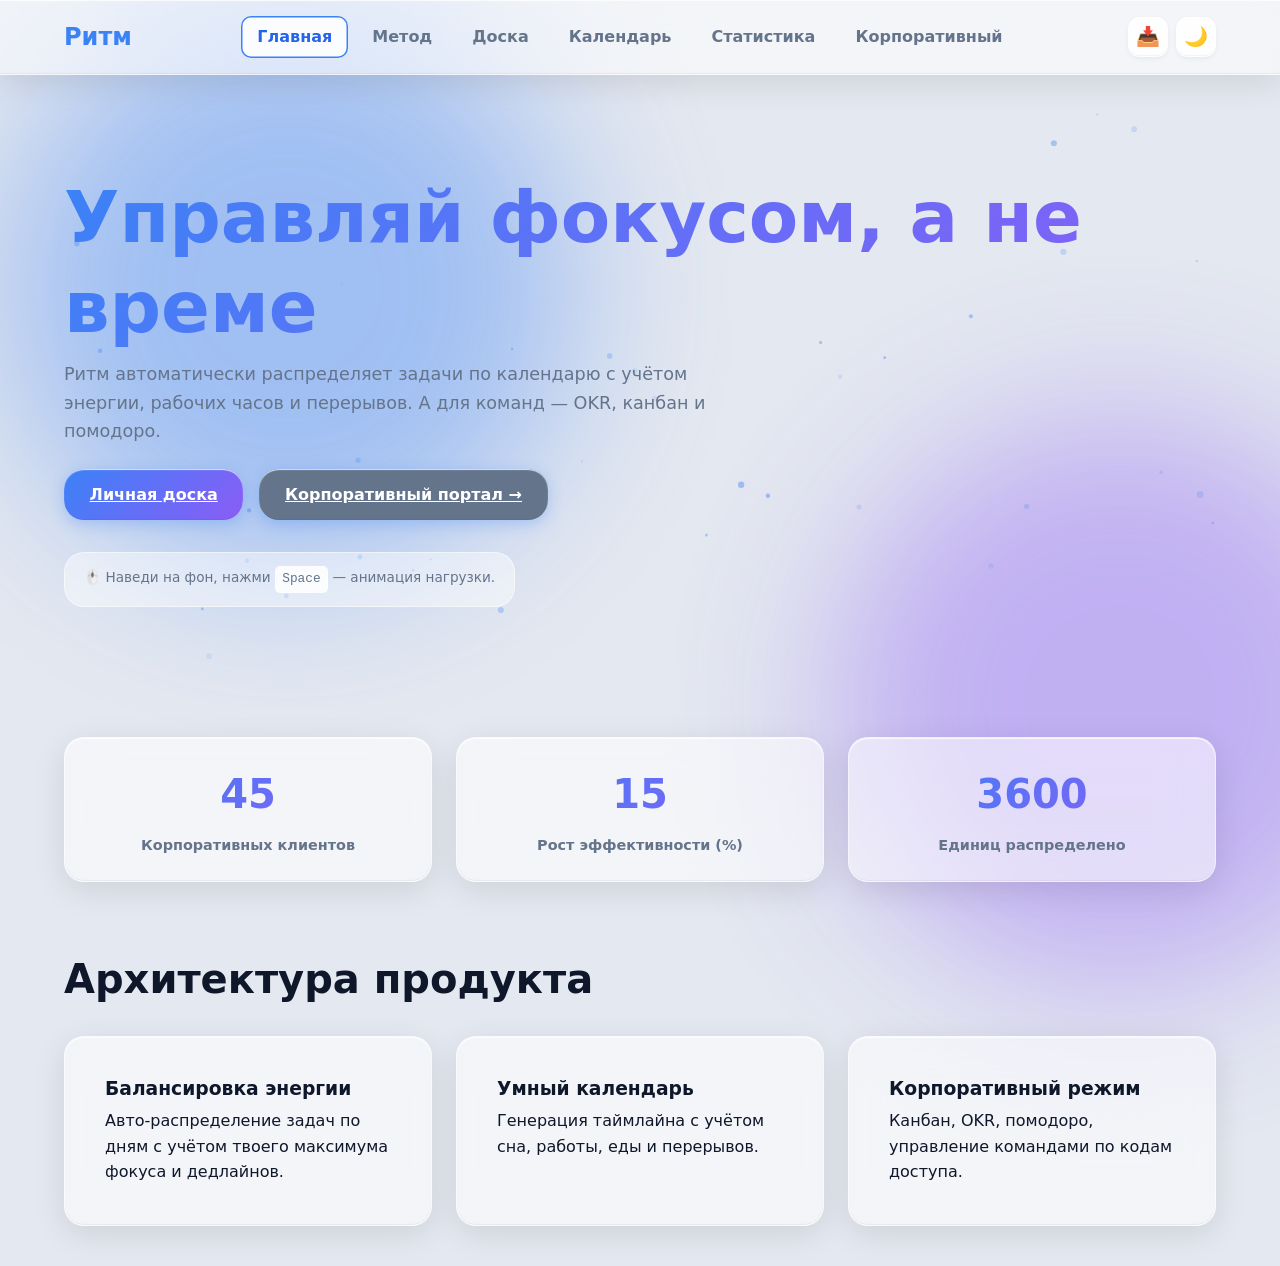
<file: index.html>
<!DOCTYPE html>
<html lang="ru">
<head>
  <meta charset="UTF-8">
  <meta name="viewport" content="width=device-width, initial-scale=1.0, user-scalable=yes">
  <title>Ритм — Фокус и синхронизация</title>
  <link rel="stylesheet" href="style.css">
  <meta name="viewport" content="width=device-width, initial-scale=1.0">
</head>
<body>
  <header>
    <nav>
      <div class="logo">Ритм</div>
      <div class="nav-links">
        <a href="index.html" aria-current="page">Главная</a>
        <a href="method.html">Метод</a>
        <a href="board.html">Доска</a>
        <a href="calendar.html">Календарь</a>
        <a href="stats.html">Статистика</a>
        <a href="corporate.html">Корпоративный</a>
      </div>
      <div class="header-actions">
        <button id="import-btn" class="icon-btn" title="Загрузить бэкап">📥</button>
        <input type="file" id="import-input" accept=".json" style="display: none;">
        <button id="theme-toggle" class="icon-btn" title="Сменить тему">🌙</button>
      </div>
    </nav>
  </header>

  <main class="container">
    <section class="hero" style="min-height: 70vh; display: flex; flex-direction: column; justify-content: center; position: relative;">
      <canvas id="hero-canvas" style="position: absolute; inset: 0; width: 100%; height: 100%; z-index: 0; pointer-events: none;"></canvas>
      <div style="position: relative; z-index: 1;">
        <h1 id="hero-title">Управляй фокусом, а не временем</h1>
        <p class="subtitle">Ритм автоматически распределяет задачи по календарю с учётом энергии, рабочих часов и перерывов. А для команд — OKR, канбан и помодоро.</p>
        <div style="display: flex; gap: 1rem; flex-wrap: wrap; margin-top: 1.5rem;">
          <a href="board.html" class="btn">Личная доска</a>
          <a href="corporate.html" class="btn btn-secondary">Корпоративный портал →</a>
        </div>
        <div class="hint-box" style="margin-top: 2rem;">🖱️ Наведи на фон, нажми <span class="kbd">Space</span> — анимация нагрузки.</div>
      </div>
    </section>

    <section class="metrics-section" id="metrics" style="padding: 2rem 0;">
      <div class="metrics-grid" style="display: grid; grid-template-columns: repeat(auto-fit, minmax(200px, 1fr)); gap: 1.5rem;">
        <div class="stat-card"><div class="stat-value" data-target="150">0</div><div class="stat-label">Корпоративных клиентов</div></div>
        <div class="stat-card"><div class="stat-value" data-target="35">0</div><div class="stat-label">Рост эффективности (%)</div></div>
        <div class="stat-card"><div class="stat-value" data-target="12000">0</div><div class="stat-label">Единиц распределено</div></div>
      </div>
    </section>

    <section class="features-section">
      <h2>Архитектура продукта</h2>
      <div class="features-grid" style="display: grid; grid-template-columns: repeat(auto-fit, minmax(260px, 1fr)); gap: 1.5rem; margin-top: 2rem;">
        <div class="card-3d"><h3>Балансировка энергии</h3><p>Авто-распределение задач по дням с учётом твоего максимума фокуса и дедлайнов.</p></div>
        <div class="card-3d"><h3>Умный календарь</h3><p>Генерация таймлайна с учётом сна, работы, еды и перерывов.</p></div>
        <div class="card-3d"><h3>Корпоративный режим</h3><p>Канбан, OKR, помодоро, управление командами по кодам доступа.</p></div>
      </div>
    </section>
  </main>

  <div class="mobile-bottom-nav">
    <a href="index.html" class="nav-item" aria-current="page"><span class="nav-icon">🏠</span><span class="nav-label">Главная</span></a>
    <a href="method.html" class="nav-item"><span class="nav-icon">💡</span><span class="nav-label">Метод</span></a>
    <a href="board.html" class="nav-item"><span class="nav-icon">📋</span><span class="nav-label">Доска</span></a>
    <a href="calendar.html" class="nav-item"><span class="nav-icon">📅</span><span class="nav-label">Календарь</span></a>
    <a href="stats.html" class="nav-item"><span class="nav-icon">🔥</span><span class="nav-label">Статистика</span></a>
    <a href="corporate.html" class="nav-item"><span class="nav-icon">🏢</span><span class="nav-label">Корп.</span></a>
  </div>

  <script src="app.js"></script>
</body>
</html>
</file>
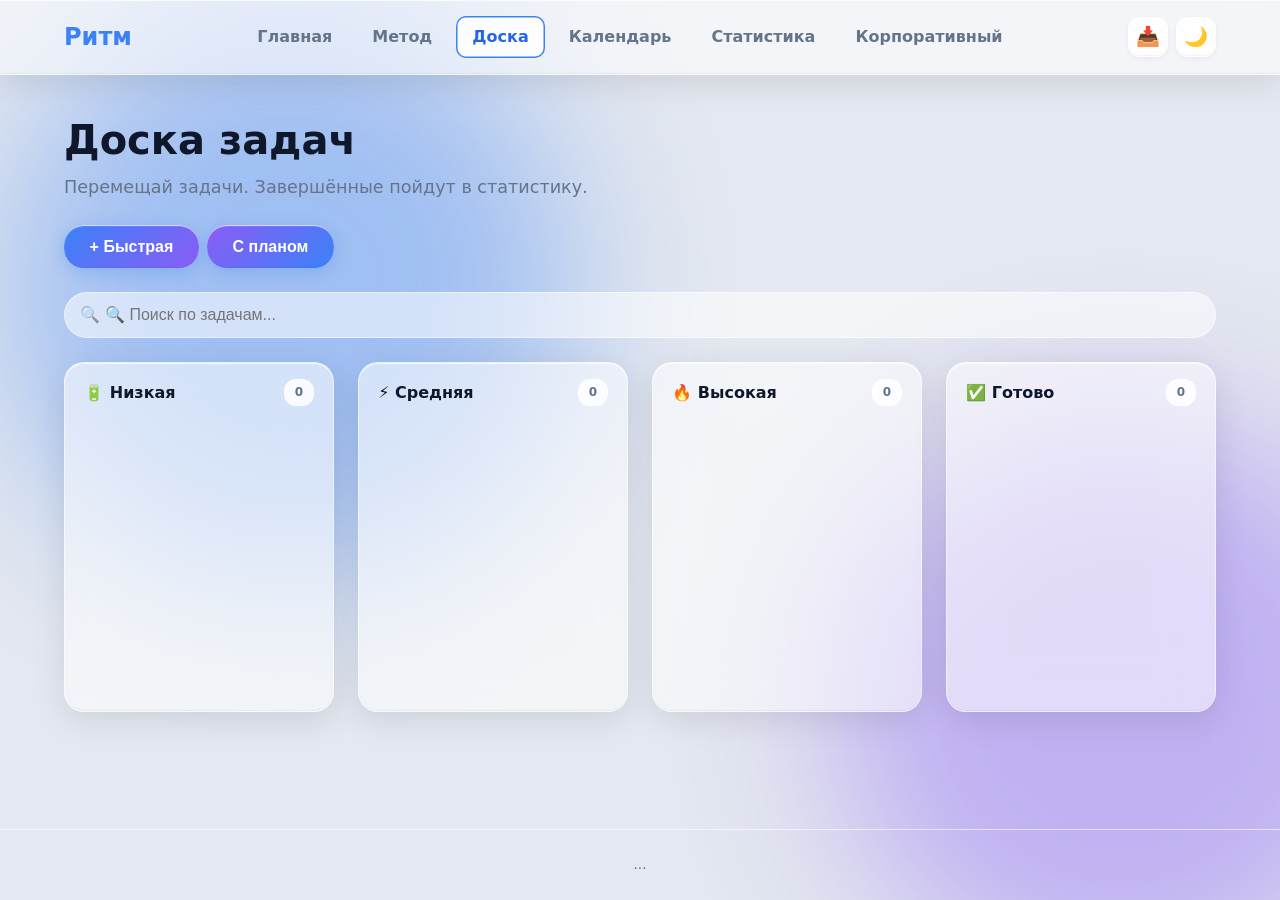
<file: board.html>
<!DOCTYPE html>
<html lang="ru">
<head>
  <meta charset="UTF-8">
  <meta name="viewport" content="width=device-width, initial-scale=1.0">
  <title>Доска — Ритм</title>
  <link rel="stylesheet" href="style.css">
</head>
<body>
  <header>
    <nav>
      <div class="logo">Ритм </div>
      <div class="nav-links">
        <a href="index.html">Главная</a>
        <a href="method.html">Метод</a>
        <a href="board.html" aria-current="page">Доска</a>
        <a href="calendar.html">Календарь</a>
        <a href="stats.html">Статистика</a>
        <a href="corporate.html">Корпоративный</a>
      </div>
      <div class="header-actions">
        <button id="import-btn" class="icon-btn" title="Загрузить бэкап">📥</button>
        <input type="file" id="import-input" accept=".json" style="display: none;">
        <button id="theme-toggle" class="icon-btn" title="Сменить тему">🌙</button>
      </div>
    </nav>
  </header>
  <main class="container">
    <section>
      <h2>Доска задач</h2>
      <p class="subtitle">Перемещай задачи. Завершённые пойдут в статистику.</p>
      <div style="display: flex; gap: 0.5rem; flex-wrap: wrap; margin-bottom: var(--space-md);">
        <button id="open-task-btn" class="btn">+ Быстрая</button>
        <button id="open-plan-btn" class="btn" style="background: linear-gradient(135deg, var(--accent), var(--primary));">С планом</button>
      </div>
      <div class="search-wrapper"><input type="text" id="task-search" class="form-input" placeholder="🔍 Поиск по задачам..."></div>
      <div class="board" id="board">
        <div class="column" data-col="low"><div class="column-header"><span class="column-title">🔋 Низкая</span><span class="task-count" id="count-low">0</span></div><div class="task-list" id="list-low"></div></div>
        <div class="column" data-col="med"><div class="column-header"><span class="column-title">⚡ Средняя</span><span class="task-count" id="count-med">0</span></div><div class="task-list" id="list-med"></div></div>
        <div class="column" data-col="high"><div class="column-header"><span class="column-title">🔥 Высокая</span><span class="task-count" id="count-high">0</span></div><div class="task-list" id="list-high"></div></div>
        <div class="column" data-col="done"><div class="column-header"><span class="column-title">✅ Готово</span><span class="task-count" id="count-done">0</span></div><div class="task-list" id="list-done"></div></div>
      </div>
    </section>
  </main>
  <div class="modal-overlay" id="add-task-modal">
    <div class="modal-card">
      <button class="modal-close">&times;</button>
      <h2 class="modal-title">Быстрая задача</h2>
      <form id="manual-task-form">
        <div class="form-group"><label>Название</label><input type="text" id="m-title" class="form-input" required></div>
        <div class="form-group"><label>Энергия</label><select id="m-energy" class="form-select"><option value="low">🔋 Низкая</option><option value="med">⚡ Средняя</option><option value="high">🔥 Высокая</option></select></div>
        <div class="form-group"><label>Часы</label><input type="number" id="m-hours" class="form-input" min="1" required></div>
        <div class="form-group"><label>Дедлайн</label><input type="date" id="m-deadline" class="form-input" required></div>
        <button type="submit" class="btn" style="width: 100%; margin-top: 1rem;">Создать</button>
      </form>
    </div>
  </div>

  <div class="modal-overlay" id="add-plan-modal">
    <div class="modal-card">
      <button class="modal-close">&times;</button>
      <h2 class="modal-title">Разрезать слона</h2>
      <p class="modal-subtitle">Создай план, чтобы побороть прокрастинацию еще до старта.</p>
      <form id="plan-task-form">
        <div class="form-group"><label>Название задачи</label><input type="text" id="p-title" class="form-input" required></div>
        <div class="profile-row">
          <div class="form-group"><label>Энергия</label><select id="p-energy" class="form-select"><option value="low">🔋 Низкая</option><option value="med">⚡ Средняя</option><option value="high">🔥 Высокая</option></select></div>
          <div class="form-group"><label>Часы</label><input type="number" id="p-hours" class="form-input" min="1" required></div>
        </div>
        <div class="form-group"><label>Дедлайн</label><input type="date" id="p-deadline" class="form-input" required></div>
        <div style="margin-top: 1.5rem; padding-top: 1rem; border-top: 1px solid var(--border-color);">
          <h3 style="font-size: 1.1rem; margin-bottom: 1rem;">Фокус-План</h3>
          <div id="plan-steps-container"></div>
          <button type="button" id="add-plan-step-btn" class="btn btn-secondary btn-sm" style="width: 100%; margin-top: 0.5rem;">+ Добавить шаг</button>
        </div>
        <button type="submit" class="btn" style="width: 100%; margin-top: 1.5rem;">Создать с планом</button>
      </form>
    </div>
  </div>

  <div class="modal-overlay" id="task-detail-modal">
    <div class="modal-card">
      <button class="modal-close">&times;</button>
      <h2 class="modal-title" id="detail-title">Название</h2>
      <div class="detail-meta" id="detail-meta">Мета</div>
      <div class="detail-plan-section" id="detail-plan-section">
        <h3 style="margin-bottom: 1rem;">Фокус-План</h3>
        <ul class="plan-checklist" id="detail-plan-list"></ul>
      </div>
    </div>
  </div>

<div class="mobile-bottom-nav">
    <a href="index.html" class="nav-item"><span class="nav-icon">🏠</span><span class="nav-label">Главная</span></a>
    <a href="method.html" class="nav-item"><span class="nav-icon">💡</span><span class="nav-label">Метод</span></a>
    <a href="board.html" class="nav-item" aria-current="page"><span class="nav-icon">📋</span><span class="nav-label">Доска</span></a>
    <a href="calendar.html" class="nav-item"><span class="nav-icon">📅</span><span class="nav-label">Календарь</span></a>
    <a href="stats.html" class="nav-item"><span class="nav-icon">🔥</span><span class="nav-label">Статистика</span></a>
    <a href="corporate.html" class="nav-item"><span class="nav-icon">🏢</span><span class="nav-label">Корп.</span></a>
  </div>
  <footer>...</footer>
  <script src="app.js"></script>
</body>
</html>
</file>
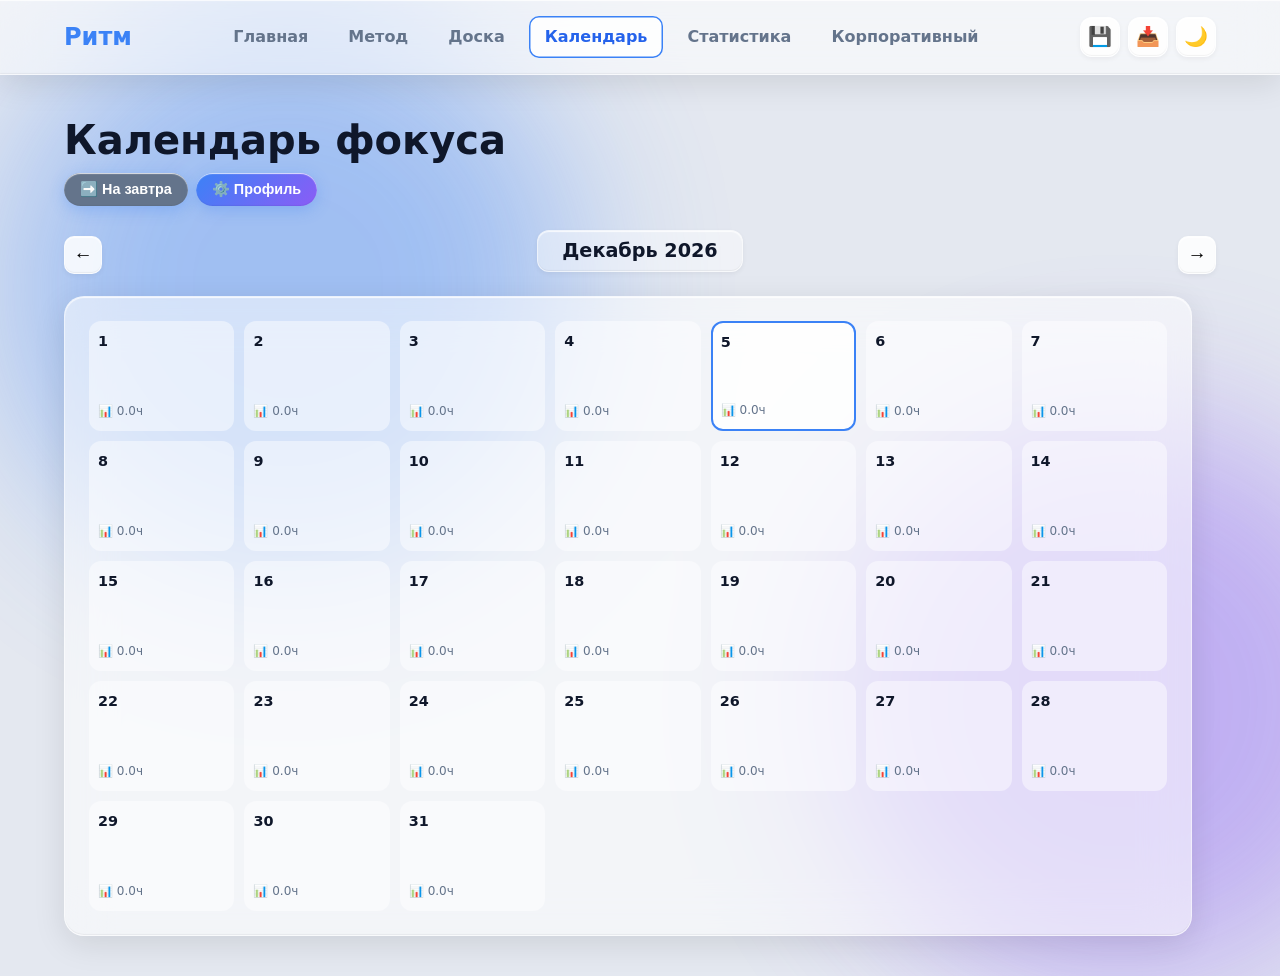
<file: calendar.html>
<!DOCTYPE html>
<html lang="ru">
<head>
  <meta charset="UTF-8">
  <meta name="viewport" content="width=device-width, initial-scale=1.0">
  <title>Календарь — Ритм</title>
  <link rel="stylesheet" href="style.css">
</head>
<body>
  <header>
    <nav>
      <div class="logo">Ритм </div>
      <div class="nav-links">
        <a href="index.html">Главная</a>
        <a href="method.html">Метод</a>
        <a href="board.html">Доска</a>
        <a href="calendar.html" aria-current="page">Календарь</a>
        <a href="stats.html">Статистика</a>
        <a href="corporate.html">Корпоративный</a>
      </div>
      <div class="header-actions">
        <button id="export-btn" class="icon-btn" title="Экспорт">💾</button>
        <button id="import-btn" class="icon-btn" title="Импорт">📥</button>
        <input type="file" id="import-input" accept=".json" style="display: none;">
        <button id="theme-toggle" class="icon-btn" title="Сменить тему">🌙</button>
      </div>
    </nav>
  </header>
  <main class="container">
    <section>
      <h2>Календарь фокуса</h2>
      <div style="display: flex; gap: 0.5rem; flex-wrap: wrap; margin-bottom: var(--space-md);">
        <button id="move-today-btn" class="btn btn-secondary btn-sm">➡️ На завтра</button>
        <button id="open-profile-btn" class="btn btn-sm">⚙️ Профиль</button>
      </div>
      <div class="calendar-header-nav">
        <button id="prev-month-btn" class="icon-btn small">←</button>
        <h3 id="current-month-title" class="month-title">Месяц</h3>
        <button id="next-month-btn" class="icon-btn small">→</button>
      </div>
      <div class="calendar-area" id="calendar-area">
        <div class="calendar-grid" id="calendar-grid"></div>
        <div class="day-panel">
          <button class="panel-close" id="panel-close-btn">&times;</button>
          <h3 id="panel-day-title">Выберите день</h3>
          <div class="day-summary" id="day-summary">Итого: 0ч</div>
          <div class="timeline" id="day-timeline"></div>
          <div class="add-block-row">
            <div class="form-group"><label>Тип</label><select id="new-type" class="form-select"><option value="work">Работа</option><option value="meal">Еда</option><option value="break">Перерыв</option></select></div>
            <div class="form-group"><label>Название</label><input type="text" id="new-title" class="form-input" placeholder="Блок"></div>
            <div class="form-group"><label>Часы</label><input type="number" id="new-hours" class="form-input" step="0.5" min="0.25" value="1"></div>
          </div>
          <div style="display: flex; gap: 0.5rem; margin-top: var(--space-sm);">
            <button id="save-day-btn" class="btn btn-sm" style="flex:1;">💾 Сохранить</button>
            <button id="reset-day-btn" class="btn btn-secondary btn-sm" style="flex:1;">🔄 Сбросить</button>
          </div>
        </div>
      </div>
    </section>
  </main>
  <div class="month-picker-overlay" id="month-picker"><div class="month-picker-card"><div class="picker-year" id="picker-year">2024</div><div class="picker-grid" id="picker-grid"></div></div></div>
  <div class="modal-overlay" id="profile-modal">
    <div class="modal-card">
      <button class="modal-close">&times;</button>
      <h2 class="modal-title">Профиль ритма</h2>
      <form id="profile-form" class="profile-form">
        <div class="profile-row"><div class="form-group"><label>Пробуждение</label><input type="time" id="prof-wake" class="form-input" value="07:00"></div><div class="form-group"><label>Сон</label><input type="time" id="prof-sleep" class="form-input" value="23:00"></div></div>
        <div class="profile-row"><div class="form-group"><label>Начало работы</label><input type="time" id="prof-work-s" class="form-input" value="09:00"></div><div class="form-group"><label>Конец</label><input type="time" id="prof-work-e" class="form-input" value="15:00"></div></div>
        <div class="profile-row"><div class="form-group"><label>Завтрак</label><input type="time" id="prof-meal1" class="form-input" value="08:00"></div><div class="form-group"><label>Обед</label><input type="time" id="prof-meal2" class="form-input" value="13:00"></div></div>
        <div class="profile-row"><div class="form-group"><label>Ужин</label><input type="time" id="prof-meal3" class="form-input" value="19:00"></div><div class="form-group"><label>Перерыв (мин)</label><input type="number" id="prof-break" class="form-input" value="90"></div></div>
        <div class="form-group"><label>Макс. фокус (ч)</label><input type="number" id="prof-max-focus" class="form-input" value="4"></div>
        <button type="submit" class="btn" style="width: 100%; margin-top: 1rem;">Сохранить</button>
      </form>
    </div>
  </div>
  <div class="mobile-bottom-nav">
    <a href="index.html" class="nav-item"><span class="nav-icon">🏠</span><span class="nav-label">Главная</span></a>
    <a href="method.html" class="nav-item"><span class="nav-icon">💡</span><span class="nav-label">Метод</span></a>
    <a href="board.html" class="nav-item"><span class="nav-icon">📋</span><span class="nav-label">Доска</span></a>
    <a href="calendar.html" class="nav-item" aria-current="page"><span class="nav-icon">📅</span><span class="nav-label">Календарь</span></a>
    <a href="stats.html" class="nav-item"><span class="nav-icon">🔥</span><span class="nav-label">Статистика</span></a>
    <a href="corporate.html" class="nav-item"><span class="nav-icon">🏢</span><span class="nav-label">Корп.</span></a>
  </div>
  <script src="app.js"></script>
</body>
</html>
</file>
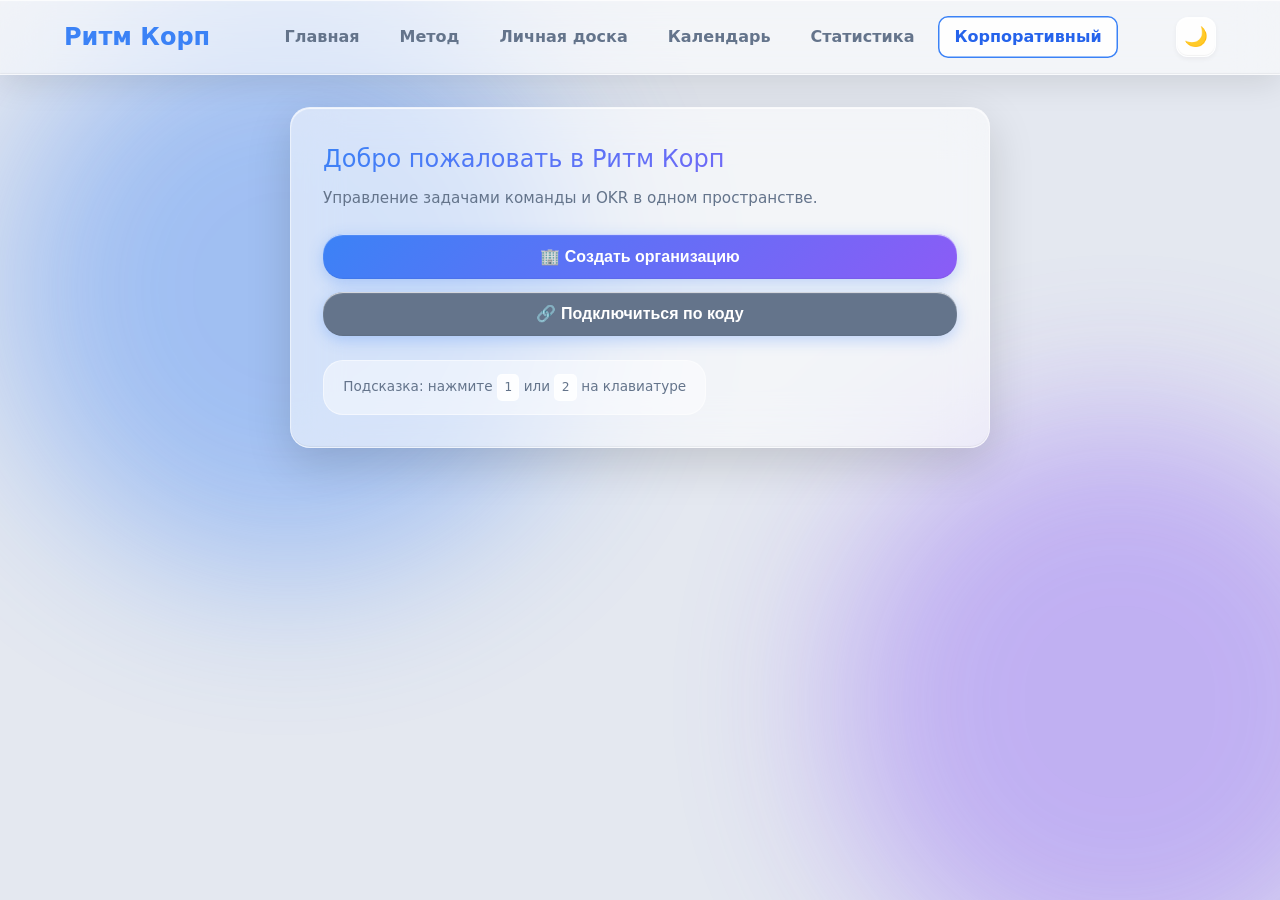
<file: corporate.html>
<!DOCTYPE html>
<html lang="ru">
<head>
  <meta charset="UTF-8">
  <meta name="viewport" content="width=device-width, initial-scale=1.0">
  <title>Ритм — Корпоративное пространство</title>
  <link rel="stylesheet" href="style.css">
</head>
<body>

  <header>
    <nav>
      <div class="logo">Ритм Корп</div>
      <div class="nav-links">
        <a href="index.html">Главная</a>
        <a href="method.html">Метод</a>
        <a href="board.html">Личная доска</a>
        <a href="calendar.html">Календарь</a>
        <a href="stats.html">Статистика</a>
        <a href="corporate.html" aria-current="page">Корпоративный</a>
      </div>
      <div class="header-actions">
        <button class="icon-btn" id="theme-toggle" title="Сменить тему">🌙</button>
      </div>
    </nav>
  </header>

  <main class="container" style="position: relative; z-index: 1;">
    
    <!-- ========== МАСТЕР ДОСТУПА (ONBOARDING FLOW) ========== -->
    <div id="flow-container">
      
      <!-- Шаг 0: Выбор действия -->
      <div class="flow-card">
        <div class="flow-step active" id="step-0">
          <div class="modal-title">Добро пожаловать в Ритм Корп</div>
          <div class="modal-subtitle">Управление задачами команды и OKR в одном пространстве.</div>
          <div class="flow-actions" style="flex-direction: column; gap: 0.8rem;">
            <button class="btn" id="btn-create-org">🏢 Создать организацию</button>
            <button class="btn btn-secondary" id="btn-join-org">🔗 Подключиться по коду</button>
          </div>
          <div class="hint-box" style="margin-top: 1.5rem;">Подсказка: нажмите <span class="kbd">1</span> или <span class="kbd">2</span> на клавиатуре</div>
        </div>

        <!-- Шаг Создания 1: Название -->
        <div class="flow-step" id="step-create-1">
          <div class="modal-title">Создание пространства</div>
          <div class="modal-subtitle">Шаг 1 из 3. Введите название вашей организации.</div>
          <div class="form-group">
            <label>Название организации</label>
            <input type="text" class="form-input" id="input-org-name" placeholder="Например: Акме Corp" required>
          </div>
          <div class="flow-actions">
            <button class="btn btn-secondary flow-back" data-target="step-0">Назад</button>
            <button class="btn flow-next" data-target="step-create-2">Далее</button>
          </div>
        </div>

        <!-- Шаг Создания 2: Тариф -->
        <div class="flow-step" id="step-create-2">
          <div class="modal-title">Выбор тарифа</div>
          <div class="modal-subtitle">Шаг 2 из 3. Выберите план для вашей команды.</div>
          <div class="pricing-grid-mini">
            <div class="pricing-card selected" data-plan="starter">
              <h3>Старт</h3>
              <div style="font-size: 1.5rem; font-weight: 800; margin: 0.5rem 0;">Бесплатно</div>
              <div style="font-size: 0.8rem; color: var(--text-muted);">До 5 участников</div>
            </div>
            <div class="pricing-card" data-plan="business">
              <h3>Бизнес</h3>
              <div style="font-size: 1.5rem; font-weight: 800; margin: 0.5rem 0;">$9/мес</div>
              <div style="font-size: 0.8rem; color: var(--text-muted);">До 50 участников</div>
            </div>
            <div class="pricing-card" data-plan="enterprise">
              <h3>Корп</h3>
              <div style="font-size: 1.5rem; font-weight: 800; margin: 0.5rem 0;">Кастом</div>
              <div style="font-size: 0.8rem; color: var(--text-muted);">Безлимит</div>
            </div>
          </div>
          <div class="flow-actions">
            <button class="btn btn-secondary flow-back" data-target="step-create-1">Назад</button>
            <button class="btn flow-next" data-target="step-create-3">Далее</button>
          </div>
        </div>

        <!-- Шаг Создания 3: Код создан -->
        <div class="flow-step" id="step-create-3">
          <div class="modal-title">Организация создана! 🎉</div>
          <div class="modal-subtitle">Шаг 3 из 3. Отправьте этот код вашей команде.</div>
          <div class="code-display" id="generated-code">--------</div>
          <div class="flow-actions">
            <button class="btn" id="btn-enter-dashboard">Войти в дашборд</button>
          </div>
        </div>

        <!-- Шаг Подключения 1: Имя -->
        <div class="flow-step" id="step-join-1">
          <div class="modal-title">Подключение к команде</div>
          <div class="modal-subtitle">Шаг 1 из 2. Как вас зовут?</div>
          <div class="form-group">
            <label>Ваше имя</label>
            <input type="text" class="form-input" id="input-user-name" placeholder="Иван Иванов" required>
          </div>
          <div class="flow-actions">
            <button class="btn btn-secondary flow-back" data-target="step-0">Назад</button>
            <button class="btn flow-next" data-target="step-join-2">Далее</button>
          </div>
        </div>

        <!-- Шаг Подключения 2: Ввод кода -->
        <div class="flow-step" id="step-join-2">
          <div class="modal-title">Ввод кода</div>
          <div class="modal-subtitle">Шаг 2 из 2. Введите код, который дал вам администратор.</div>
          <div class="form-group">
            <label>Код организации</label>
            <input type="text" class="form-input" id="input-join-code" placeholder="12345678" required>
          </div>
          <div class="flow-actions">
            <button class="btn btn-secondary flow-back" data-target="step-join-1">Назад</button>
            <button class="btn flow-next" data-target="step-join-3">Подключиться</button>
          </div>
        </div>

        <!-- Шаг Подключения 3: Успех -->
        <div class="flow-step" id="step-join-3">
          <div class="modal-title">Добро пожаловать! 🤝</div>
          <div class="modal-subtitle">Вы успешно подключились к пространству.</div>
          <div class="flow-actions">
            <button class="btn" id="btn-enter-dashboard-2">Войти в дашборд</button>
          </div>
        </div>

      </div>
    </div>

    <!-- ========== КОРПОРАТИВНЫЙ ДАШБОРД ========== -->
    <div id="dashboard-container" style="display: none;">
      
      <div style="display: flex; justify-content: space-between; align-items: center; margin-bottom: 2rem; flex-wrap: wrap; gap: 1rem;">
        <div>
          <h2 id="dash-title" style="margin-bottom: 0;">Пространство: ...</h2>
          <div class="subtitle">Управление задачами и целями команды</div>
        </div>
        <div style="display: flex; gap: 1rem; align-items: center; flex-wrap: wrap;">
          <!-- Помодоро Виджет -->
          <div class="pomodoro-widget">
            <div class="pomo-display" id="pomo-time">25:00</div>
            <button class="pomo-btn" id="pomo-toggle">▶</button>
            <button class="pomo-btn" data-time="25">25м</button>
            <button class="pomo-btn" data-time="15">15м</button>
            <button class="pomo-btn" data-time="5">5м</button>
          </div>
          <button class="btn btn-secondary btn-sm" id="btn-exit-dashboard">🚪 Выйти</button>
        </div>
      </div>

      <!-- Канбан -->
      <h3 style="margin-bottom: 1rem;">Задачи команды</h3>
      <div class="kanban-board">
        <!-- Колонка Очередь -->
        <div class="kanban-column" data-status="queue">
          <div class="kanban-title"><span>Очередь</span> <span id="count-queue">0</span></div>
          <div class="kanban-list" id="list-queue"></div>
          <div class="kanban-add">
            <input type="text" id="add-queue-input" placeholder="Новая задача...">
            <button id="add-queue-btn">+</button>
          </div>
        </div>
        <!-- Колонка В работе -->
        <div class="kanban-column" data-status="progress">
          <div class="kanban-title"><span>В работе</span> <span id="count-progress">0</span></div>
          <div class="kanban-list" id="list-progress"></div>
        </div>
        <!-- Колонка Готово -->
        <div class="kanban-column" data-status="done">
          <div class="kanban-title"><span>Готово ✅</span> <span id="count-done">0</span></div>
          <div class="kanban-list" id="list-done"></div>
        </div>
      </div>

      <!-- OKR -->
      <div class="okr-section">
        <h3 style="margin-bottom: 1rem; margin-top: 2rem;">Цели и ключевые результаты (OKR)</h3>
        <div id="okr-list"></div>
        <div class="okr-add-form">
          <input type="text" class="form-input" id="add-okr-input" placeholder="Новая цель (Objective)...">
          <button class="btn btn-sm" id="add-okr-btn">+ Добавить цель</button>
        </div>
      </div>

    </div>

  </main>

  <!-- Мобильная навигация (если нужна) -->
  <div class="mobile-bottom-nav">
    <a href="index.html" class="nav-item"><span class="nav-icon">🏠</span><span>Главная</span></a>
    <a href="board.html" class="nav-item"><span class="nav-icon">📋</span><span>Доска</span></a>
    <a href="calendar.html" class="nav-item"><span class="nav-icon">📅</span><span>Календарь</span></a>
    <a href="stats.html" class="nav-item"><span class="nav-icon">📊</span><span>Стата</span></a>
    <a href="corporate.html" class="nav-item" aria-current="page"><span class="nav-icon">🏢</span><span>Корп</span></a>
  </div>

  <!-- Обязательные скрипты! Убедись, что пути верные -->
  <script src="app.js"></script>
</body>
</html>
</file>
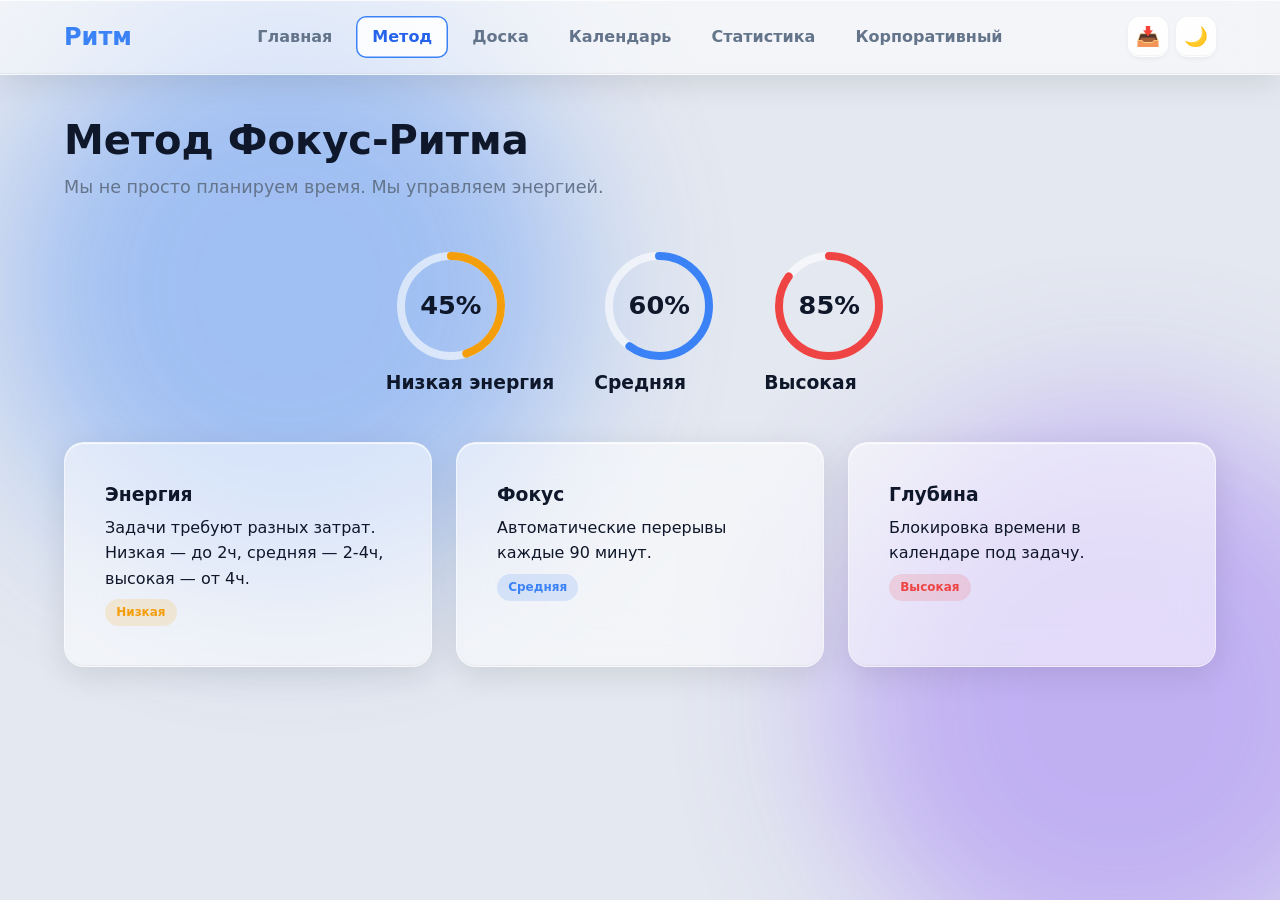
<file: method.html>
<!DOCTYPE html>
<html lang="ru">
<head>
  <meta charset="UTF-8">
  <meta name="viewport" content="width=device-width, initial-scale=1.0">
  <title>Метод — Ритм</title>
  <link rel="stylesheet" href="style.css">
</head>
<body>
  <header>
    <nav>
      <div class="logo">Ритм</div>
      <div class="nav-links">
        <a href="index.html">Главная</a>
        <a href="method.html" aria-current="page">Метод</a>
        <a href="board.html">Доска</a>
        <a href="calendar.html">Календарь</a>
        <a href="stats.html">Статистика</a>
        <a href="corporate.html">Корпоративный</a>
      </div>
      <div class="header-actions">
        <button id="import-btn" class="icon-btn" title="Загрузить бэкап">📥</button>
        <input type="file" id="import-input" accept=".json" style="display: none;">
        <button id="theme-toggle" class="icon-btn" title="Сменить тему">🌙</button>
      </div>
    </nav>
  </header>
  <main class="container">
    <section>
      <h2>Метод Фокус-Ритма</h2>
      <p class="subtitle">Мы не просто планируем время. Мы управляем энергией.</p>
      <div class="rings-container" id="rings-wrapper">
        <div class="ring-box"><div class="progress-ring"><svg width="130" height="130"><circle class="ring-bg" cx="65" cy="65" r="50"/><circle class="ring-fill" id="ring-low" cx="65" cy="65" r="50" stroke="var(--warning)" stroke-dasharray="314" stroke-dashoffset="314"/></svg><div class="ring-value" id="val-low">0%</div></div><h3>Низкая энергия</h3></div>
        <div class="ring-box"><div class="progress-ring"><svg width="130" height="130"><circle class="ring-bg" cx="65" cy="65" r="50"/><circle class="ring-fill" id="ring-med" cx="65" cy="65" r="50" stroke="var(--primary)" stroke-dasharray="314" stroke-dashoffset="314"/></svg><div class="ring-value" id="val-med">0%</div></div><h3>Средняя</h3></div>
        <div class="ring-box"><div class="progress-ring"><svg width="130" height="130"><circle class="ring-bg" cx="65" cy="65" r="50"/><circle class="ring-fill" id="ring-high" cx="65" cy="65" r="50" stroke="var(--danger)" stroke-dasharray="314" stroke-dashoffset="314"/></svg><div class="ring-value" id="val-high">0%</div></div><h3>Высокая</h3></div>
      </div>
      <div style="display: grid; grid-template-columns: repeat(auto-fit, minmax(250px, 1fr)); gap: var(--space-md); margin-top: var(--space-lg);">
        <div class="card-3d"><h3>Энергия</h3><p>Задачи требуют разных затрат. Низкая — до 2ч, средняя — 2-4ч, высокая — от 4ч.</p><span class="tag low">Низкая</span></div>
        <div class="card-3d"><h3>Фокус</h3><p>Автоматические перерывы каждые 90 минут.</p><span class="tag med">Средняя</span></div>
        <div class="card-3d"><h3>Глубина</h3><p>Блокировка времени в календаре под задачу.</p><span class="tag high">Высокая</span></div>
      </div>
    </section>
  </main>
  <div class="mobile-bottom-nav">
    <a href="index.html" class="nav-item"><span class="nav-icon">🏠</span><span class="nav-label">Главная</span></a>
    <a href="method.html" class="nav-item" aria-current="page"><span class="nav-icon">💡</span><span class="nav-label">Метод</span></a>
    <a href="board.html" class="nav-item"><span class="nav-icon">📋</span><span class="nav-label">Доска</span></a>
    <a href="calendar.html" class="nav-item"><span class="nav-icon">📅</span><span class="nav-label">Календарь</span></a>
    <a href="stats.html" class="nav-item"><span class="nav-icon">🔥</span><span class="nav-label">Статистика</span></a>
    <a href="corporate.html" class="nav-item"><span class="nav-icon">🏢</span><span class="nav-label">Корп.</span></a>
  </div>
  <script src="app.js"></script>
</body>
</html>
</file>
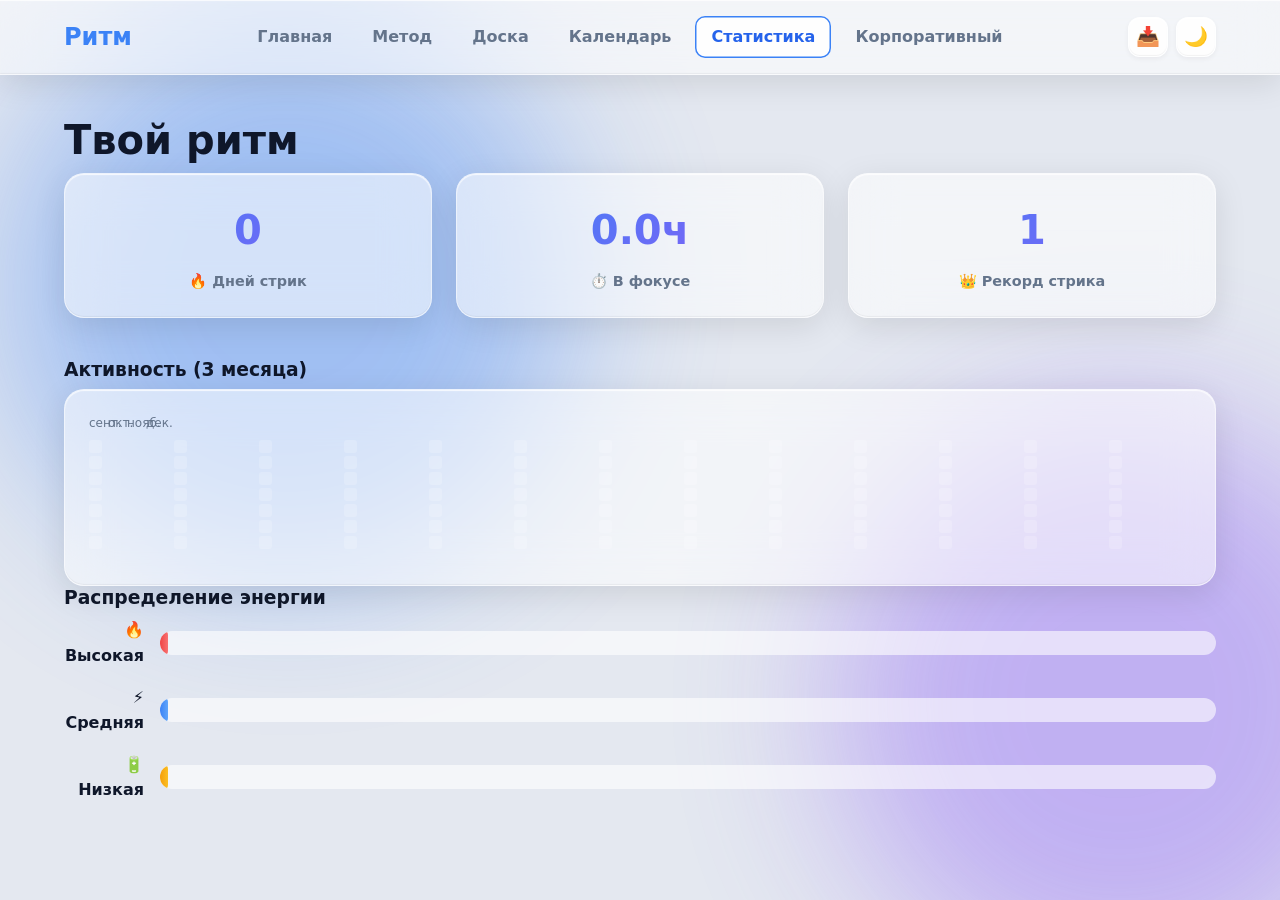
<file: stats.html>
<!DOCTYPE html>
<html lang="ru">
<head>
  <meta charset="UTF-8">
  <meta name="viewport" content="width=device-width, initial-scale=1.0">
  <title>Статистика — Ритм</title>
  <link rel="stylesheet" href="style.css">
</head>
<body>
  <header>
    <nav>
      <div class="logo">Ритм</div>
      <div class="nav-links">
        <a href="index.html">Главная</a>
        <a href="method.html">Метод</a>
        <a href="board.html">Доска</a>
        <a href="calendar.html">Календарь</a>
        <a href="stats.html" aria-current="page">Статистика</a>
        <a href="corporate.html">Корпоративный</a>
      </div>
      <div class="header-actions">
        <button id="import-btn" class="icon-btn" title="Загрузить бэкап">📥</button>
        <input type="file" id="import-input" accept=".json" style="display: none;">
        <button id="theme-toggle" class="icon-btn" title="Сменить тему">🌙</button>
      </div>
    </nav>
  </header>
  <main class="container">
    <section>
      <h2>Твой ритм</h2>
      <div class="stats-cards">
        <div class="stat-card"><div class="stat-value" id="streak-value">0</div><div class="stat-label">🔥 Дней стрик</div></div>
        <div class="stat-card"><div class="stat-value" id="total-hours-value">0ч</div><div class="stat-label">⏱️ В фокусе</div></div>
        <div class="stat-card"><div class="stat-value" id="max-streak-value">0</div><div class="stat-label">👑 Рекорд стрика</div></div>
      </div>
      <h3>Активность (3 месяца)</h3>
      <div class="heatmap-wrapper"><div class="heatmap-months" id="heatmap-months"></div><div class="heatmap-grid" id="heatmap-grid"></div><div class="heatmap-legend"></div></div>
      <h3>Распределение энергии</h3>
      <div class="energy-bars-container" id="energy-bars"></div>
      
      
    </section>
  </main>
  <div class="mobile-bottom-nav">
    <a href="index.html" class="nav-item"><span class="nav-icon">🏠</span><span class="nav-label">Главная</span></a>
    <a href="method.html" class="nav-item"><span class="nav-icon">💡</span><span class="nav-label">Метод</span></a>
    <a href="board.html" class="nav-item"><span class="nav-icon">📋</span><span class="nav-label">Доска</span></a>
    <a href="calendar.html" class="nav-item"><span class="nav-icon">📅</span><span class="nav-label">Календарь</span></a>
    <a href="stats.html" class="nav-item" aria-current="page"><span class="nav-icon">🔥</span><span class="nav-label">Статистика</span></a>
    <a href="corporate.html" class="nav-item"><span class="nav-icon">🏢</span><span class="nav-label">Корп.</span></a>
  </div>
  <script src="app.js"></script>
</body>
</html>
</file>
<file: style.css>
/* style.css - Ритм  (объединённый: стекло + корпоративные модули) ИСПРАВЛЕНО */
:root {
  --bg: #e4e8f0;
  --surface: rgba(255, 255, 255, 0.45);
  --surface-solid: rgba(255, 255, 255, 0.85);
  --text: #0f172a;
  --text-muted: #64748b;
  --primary: #3b82f6;
  --primary-dark: #2563eb;
  --accent: #8b5cf6;
  --success: #10b981;
  --warning: #f59e0b;
  --danger: #ef4444;
  --glass: rgba(255, 255, 255, 0.55);
  --blur: 24px;
  --radius: 20px;
  --shadow-sm: 0 2px 5px rgba(0, 0, 0, 0.05);
  --shadow-md: 0 8px 32px rgba(0, 0, 0, 0.1);
  --shadow-lg: 0 15px 45px rgba(0, 0, 0, 0.15);
  --transition: 0.3s cubic-bezier(0.4, 0, 0.2, 1);
  --space-xs: 0.5rem;
  --space-sm: 1rem;
  --space-md: 1.5rem;
  --space-lg: 2.5rem;
  --border-color: rgba(255, 255, 255, 0.6);
  --glass-border: 1px solid rgba(255, 255, 255, 0.5);
  --glass-inset: inset 0 1px 1px rgba(255, 255, 255, 0.8), inset 0 -1px 1px rgba(0, 0, 0, 0.05);
  --blob-opacity: 0.4;
}

[data-theme="dark"] {
  --bg: #0f172a;
  --surface: rgba(30, 41, 59, 0.45);
  --surface-solid: rgba(30, 41, 59, 0.85);
  --text: #f1f5f9;
  --text-muted: #94a3b8;
  --primary: #60a5fa;
  --primary-dark: #3b82f6;
  --accent: #a78bfa;
  --success: #34d399;
  --warning: #fbbf24;
  --danger: #f87171;
  --glass: rgba(15, 23, 42, 0.65);
  --blur: 28px;
  --shadow-sm: 0 2px 5px rgba(0, 0, 0, 0.3);
  --shadow-md: 0 8px 32px rgba(0, 0, 0, 0.4);
  --shadow-lg: 0 15px 45px rgba(0, 0, 0, 0.5);
  --border-color: rgba(255, 255, 255, 0.08);
  --glass-border: 1px solid rgba(255, 255, 255, 0.1);
  --glass-inset: inset 0 1px 1px rgba(255, 255, 255, 0.1), inset 0 -1px 1px rgba(0, 0, 0, 0.3);
  --blob-opacity: 0.25;
}

* { box-sizing: border-box; margin: 0; padding: 0; }
html { scroll-behavior: smooth; -webkit-tap-highlight-color: transparent; }

body {
  font-family: system-ui, -apple-system, "Segoe UI", Roboto, sans-serif;
  background: var(--bg); color: var(--text); line-height: 1.6;
  min-height: 100vh; display: flex; flex-direction: column; overflow-x: hidden;
  transition: background 0.5s ease, color 0.3s ease; padding-bottom: 0;
}

body::before, body::after {
  content: ''; position: fixed; width: 45vw; height: 45vw; border-radius: 50%;
  background: var(--primary); filter: blur(80px); z-index: -1; opacity: var(--blob-opacity);
  animation: float-blob 20s infinite alternate cubic-bezier(0.4, 0, 0.2, 1); pointer-events: none;
}
body::after { background: var(--accent); animation-delay: -10s; animation-direction: alternate-reverse; bottom: -10%; right: -10%; }

@keyframes float-blob {
  0% { transform: translate(0, 0) scale(1) rotate(0deg); }
  33% { transform: translate(10%, 15%) scale(1.1) rotate(30deg); }
  66% { transform: translate(-5%, 5%) scale(0.95) rotate(-20deg); }
  100% { transform: translate(5%, -10%) scale(1.05) rotate(10deg); }
}

header { background: var(--glass); backdrop-filter: blur(var(--blur)); -webkit-backdrop-filter: blur(var(--blur)); border-bottom: var(--glass-border); box-shadow: var(--shadow-md), var(--glass-inset); position: sticky; top: 0; z-index: 100; }
nav { max-width: 1200px; margin: 0 auto; padding: var(--space-sm) var(--space-md); display: flex; justify-content: space-between; align-items: center; }
.logo { font-weight: 800; font-size: 1.5rem; color: var(--primary); display: flex; align-items: center; gap: 0.5rem; }
.header-actions { display: flex; gap: 0.5rem; align-items: center; }

.icon-btn { background: var(--surface-solid); border: var(--glass-border); width: 40px; height: 40px; border-radius: 12px; cursor: pointer; font-size: 1.2rem; display: flex; align-items: center; justify-content: center; transition: var(--transition); box-shadow: var(--shadow-sm), var(--glass-inset); }
.icon-btn:hover { transform: translateY(-2px) scale(1.05); box-shadow: var(--shadow-md); border-color: var(--primary); }
.icon-btn.small { width: 38px; height: 38px; border-radius: 10px; font-size: 1.2rem; font-weight: 800; }

.nav-links { display: flex; gap: var(--space-xs); }
.nav-links a { text-decoration: none; color: var(--text-muted); font-weight: 600; padding: 0.5rem 1rem; border-radius: 10px; transition: var(--transition); }
.nav-links a:hover { color: var(--primary); background: var(--surface-solid); }
.nav-links a[aria-current="page"] { color: var(--primary-dark); background: var(--surface-solid); box-shadow: inset 0 0 0 1.5px var(--primary); }

.container { max-width: 1200px; margin: 0 auto; padding: 0 var(--space-md); width: 100%; }
section { padding: var(--space-lg) 0; }
h1, h2, h3 { line-height: 1.25; margin-bottom: var(--space-xs); }
h1 { font-size: clamp(2.5rem, 6vw, 4.5rem); background: linear-gradient(135deg, var(--primary), var(--accent)); -webkit-background-clip: text; background-clip: text; color: transparent; }
h2 { font-size: clamp(1.8rem, 4vw, 2.5rem); }
.subtitle { color: var(--text-muted); font-size: 1.1rem; max-width: 60ch; margin-bottom: var(--space-md); }
.kbd { display: inline-block; background: var(--surface-solid); border: var(--glass-border); border-radius: 5px; padding: 0.15rem 0.4rem; font-family: monospace; font-size: 0.8rem; }

.btn { position: relative; overflow: hidden; display: inline-flex; align-items: center; justify-content: center; gap: 0.5rem; padding: 0.8rem 1.6rem; background: linear-gradient(135deg, var(--primary), var(--accent)); color: #fff; border: none; border-radius: var(--radius); font-weight: 700; font-size: 1rem; cursor: pointer; transition: var(--transition); box-shadow: 0 4px 15px rgba(59, 130, 246, 0.3), var(--glass-inset); }
.btn:hover { transform: translateY(-2px); box-shadow: 0 8px 22px rgba(59, 130, 246, 0.4); }
.btn:active { transform: translateY(0); }
.btn-secondary { background: var(--text-muted); }
.btn-secondary:hover { background: var(--text); }
.btn-sm { padding: 0.5rem 1rem; font-size: 0.9rem; }

.form-input, .form-select { width: 100%; padding: 0.8rem 1rem; border: var(--glass-border); border-radius: 12px; font-size: 1rem; transition: var(--transition); background: var(--surface-solid); color: var(--text); }
.form-input:focus, .form-select:focus { border-color: var(--primary); box-shadow: 0 0 0 4px rgba(59, 130, 246, 0.15); outline: none; }
.form-group { margin-bottom: var(--space-sm); }
.form-group label { display: block; font-weight: 500; margin-bottom: 0.3rem; font-size: 0.9rem; color: var(--text-muted); }
.profile-row { display: grid; grid-template-columns: 1fr 1fr; gap: 0.4rem; }

.search-wrapper { margin-bottom: var(--space-md); position: relative; }
.search-wrapper .form-input { padding-left: 2.5rem; border-radius: 50px; background: var(--glass); }
.search-wrapper::before { content: '🔍'; position: absolute; left: 1rem; top: 50%; transform: translateY(-50%); pointer-events: none; opacity: 0.6; }

.card-3d { background: var(--glass); backdrop-filter: blur(var(--blur)); border: var(--glass-border); box-shadow: var(--shadow-md), var(--glass-inset); padding: var(--space-lg); border-radius: var(--radius); transition: transform 0.15s ease-out; }

.tag { display: inline-block; padding: 0.25rem 0.7rem; border-radius: 20px; font-size: 0.75rem; font-weight: 700; margin-top: var(--space-xs); background: var(--surface-solid); color: var(--text-muted); }
.tag.low { background: rgba(245, 158, 11, 0.15); color: var(--warning); }
.tag.med { background: rgba(59, 130, 246, 0.15); color: var(--primary); }
.tag.high { background: rgba(239, 68, 68, 0.15); color: var(--danger); }

.board { display: grid; grid-template-columns: repeat(auto-fit, minmax(260px, 1fr)); gap: var(--space-md); margin-top: var(--space-md); }
.column { background: var(--glass); backdrop-filter: blur(var(--blur)); border: var(--glass-border); border-radius: var(--radius); padding: var(--space-sm); min-height: 350px; display: flex; flex-direction: column; box-shadow: var(--shadow-md), var(--glass-inset); }
.column.drag-over { background: rgba(59, 130, 246, 0.15); border-color: var(--primary); transform: scale(1.01); }
.column-header { display: flex; justify-content: space-between; align-items: center; margin-bottom: var(--space-sm); padding: 0 0.2rem; }
.column-title { font-weight: 800; display: flex; align-items: center; gap: 0.5rem; }
.task-count { background: var(--surface-solid); border: var(--glass-border); padding: 0.2rem 0.6rem; border-radius: 12px; font-size: 0.75rem; font-weight: 700; color: var(--text-muted); }
.task-count.bump { animation: bump 0.3s ease; }
@keyframes bump { 0%, 100% { transform: scale(1); } 50% { transform: scale(1.3); } }

.task-list { flex: 1; display: flex; flex-direction: column; gap: 0.5rem; min-height: 80px; }
.task-card { background: var(--surface-solid); padding: var(--space-sm); border-radius: 14px; box-shadow: var(--shadow-sm); cursor: grab; transition: var(--transition); position: relative; border-left: 4px solid var(--text-muted); animation: slideIn 0.3s ease-out; }
@keyframes slideIn { from { opacity: 0; transform: translateY(10px); } to { opacity: 1; transform: translateY(0); } }
.task-card:hover { box-shadow: var(--shadow-md); transform: translateY(-3px); }
.task-card.dragging { opacity: 0.4; transform: scale(0.96); }
.task-card[data-energy="low"] { border-left-color: var(--warning); }
.task-card[data-energy="med"] { border-left-color: var(--primary); }
.task-card[data-energy="high"] { border-left-color: var(--danger); }
.task-card.done { opacity: 0.65; text-decoration: line-through; border-left-color: var(--success); }
.task-card.mobile-selected { border: 2px solid var(--primary); box-shadow: 0 0 15px rgba(59, 130, 246, 0.4); }

.delete-btn { position: absolute; top: 0.5rem; right: 0.5rem; background: none; border: none; cursor: pointer; color: var(--text-muted); font-size: 1.1rem; opacity: 0; width: 24px; height: 24px; border-radius: 50%; transition: var(--transition); }
.task-card:hover .delete-btn { opacity: 1; }
.delete-btn:hover { color: var(--danger); background: rgba(239, 68, 68, 0.1); }

.task-plan-bar { height: 4px; background: var(--border-color); border-radius: 2px; margin-top: 8px; overflow: hidden; }
.task-plan-fill { height: 100%; background: var(--primary); border-radius: 2px; transition: width 0.3s ease; }
.task-plan-fill.complete { background: var(--success); }

.task-open-btn { position: absolute; top: 0.5rem; left: 0.5rem; background: none; border: none; cursor: pointer; color: var(--text-muted); font-size: 1rem; opacity: 0.6; transition: var(--transition); }
.task-open-btn:hover { color: var(--primary); opacity: 1; transform: scale(1.1); }

.rings-container { display: flex; justify-content: center; gap: var(--space-lg); margin: var(--space-lg) 0; flex-wrap: wrap; }
.progress-ring { position: relative; width: 130px; height: 130px; }
.progress-ring svg { transform: rotate(-90deg); }
.progress-ring circle { fill: none; stroke-width: 8; }
.ring-bg { stroke: var(--border-color); }
.ring-fill { stroke-linecap: round; transition: stroke-dashoffset 0.8s ease; }
.ring-value { position: absolute; inset: 0; display: flex; align-items: center; justify-content: center; font-weight: 800; font-size: 1.6rem; color: var(--text); }

.modal-overlay { position: fixed; inset: 0; background: rgba(0, 0, 0, 0.4); backdrop-filter: blur(12px); display: flex; align-items: center; justify-content: center; z-index: 1000; opacity: 0; pointer-events: none; transition: opacity 0.3s ease; }
.modal-overlay.open { opacity: 1; pointer-events: auto; }
.modal-card { background: var(--glass); backdrop-filter: blur(30px); border: var(--glass-border); border-radius: var(--radius); padding: var(--space-lg); max-width: 620px; width: 92%; box-shadow: var(--shadow-lg), var(--glass-inset); transform: scale(0.95) translateY(15px); transition: transform 0.35s cubic-bezier(0.34, 1.56, 0.64, 1); position: relative; max-height: 90vh; overflow-y: auto; }
.modal-overlay.open .modal-card { transform: scale(1) translateY(0); }
.modal-close { position: absolute; top: 1rem; right: 1rem; background: var(--surface-solid); border: var(--glass-border); width: 32px; height: 32px; border-radius: 50%; cursor: pointer; font-size: 1.2rem; color: var(--text-muted); display: flex; align-items: center; justify-content: center; transition: var(--transition); z-index: 10; }
.modal-close:hover { background: rgba(239, 68, 68, 0.1); color: var(--danger); transform: rotate(90deg); }

.modal-title { font-size: 1.5rem; margin-bottom: 0.5rem; background: linear-gradient(135deg, var(--primary), var(--accent)); -webkit-background-clip: text; background-clip: text; color: transparent; }
.modal-subtitle { color: var(--text-muted); margin-bottom: var(--space-md); font-size: 0.95rem; }
.detail-meta { font-size: 0.9rem; color: var(--text-muted); font-weight: 600; margin-bottom: 1.5rem; padding: 0.5rem 1rem; background: var(--surface); border-radius: 10px; text-align: center; }

.plan-checklist { list-style: none; display: flex; flex-direction: column; gap: 0.8rem; }
.plan-check-item { display: flex; align-items: center; gap: 1rem; padding: 1rem; background: var(--surface); border-radius: 12px; border: var(--glass-border); cursor: pointer; transition: var(--transition); }
.plan-check-item:hover { background: var(--surface-solid); transform: translateX(5px); }
.plan-checkbox { width: 24px; height: 24px; border: 2px solid var(--text-muted); border-radius: 6px; display: flex; align-items: center; justify-content: center; transition: all 0.2s; flex-shrink: 0; font-size: 0.9rem; }
.plan-check-item.checked .plan-checkbox { background: var(--success); border-color: var(--success); color: white; }
.plan-step-text { font-weight: 600; font-size: 0.95rem; color: var(--text); flex: 1; }
.plan-check-item.checked .plan-step-text { text-decoration: line-through; color: var(--text-muted); }

.calendar-area { display: grid; grid-template-columns: 1fr 0px; gap: var(--space-md); transition: grid-template-columns 0.35s ease; }
.calendar-area.panel-open { grid-template-columns: 1fr 380px; }
.calendar-grid { display: grid; grid-template-columns: repeat(7, 1fr); gap: 10px; background: var(--glass); backdrop-filter: blur(var(--blur)); padding: var(--space-md); border-radius: var(--radius); border: var(--glass-border); box-shadow: var(--shadow-md), var(--glass-inset); }

.day-cell { border: 1px solid transparent; border-radius: 12px; padding: 8px; cursor: pointer; display: flex; flex-direction: column; background: var(--surface); min-height: 110px; min-width: 0; overflow: hidden; max-height: 150px; }
.day-cell:hover { border-color: var(--primary); transform: translateY(-2px); }
.day-cell.today { border: 2px solid var(--primary); background: var(--surface-solid); }
.day-num { font-weight: 700; font-size: 0.9rem; margin-bottom: 4px; }
.day-load { font-size: 0.75rem; color: var(--text-muted); margin-top: auto; }
.task-chip { font-size: 0.7rem; padding: 2px 5px; border-radius: 6px; margin-top: 3px; color: white; font-weight: 600; white-space: nowrap; overflow: hidden; text-overflow: ellipsis; }
.chip-high { background: var(--danger); }
.chip-med { background: var(--warning); }
.chip-low { background: var(--success); }

.day-panel { background: var(--glass); backdrop-filter: blur(30px); border: var(--glass-border); border-radius: 20px; box-shadow: var(--shadow-lg), var(--glass-inset); padding: 20px; max-height: 600px; overflow-y: auto; opacity: 0; transform: translateX(20px); pointer-events: none; transition: opacity 0.3s, transform 0.3s; }
.calendar-area.panel-open .day-panel { opacity: 1; transform: translateX(0); pointer-events: auto; }
.panel-close { position: absolute; top: 12px; right: 12px; background: var(--surface-solid); border: var(--glass-border); width: 30px; height: 30px; border-radius: 10px; cursor: pointer; font-size: 1.1rem; color: var(--text-muted); display: flex; align-items: center; justify-content: center; }
.panel-close:hover { color: var(--danger); }

.timeline { display: flex; flex-direction: column; gap: 8px; max-height: 320px; overflow-y: auto; margin-bottom: var(--space-sm); }
.timeline-block { display: flex; align-items: flex-start; gap: 12px; padding: 12px 14px; border-radius: 14px; border-left: 5px solid transparent; background: var(--surface-solid); box-shadow: var(--shadow-sm); }
.block-time { font-weight: 800; min-width: 85px; font-size: 0.85rem; padding-top: 2px; }
.block-info { flex: 1; }
.block-title { font-weight: 700; font-size: 0.95rem; }
.block-meta { font-size: 0.75rem; color: var(--text-muted); margin-bottom: 8px; }
.edit-controls { display: none; gap: 8px; align-items: center; margin-top: 8px; flex-wrap: wrap; padding-top: 10px; border-top: 1px solid var(--border-color); }
.timeline-block:hover .edit-controls { display: flex; }
.edit-input { padding: 8px 12px; border: 1px solid var(--border-color); border-radius: 10px; font-size: 0.85rem; background: var(--surface); color: var(--text); }
.edit-input:focus { border-color: var(--primary); outline: none; }
.edit-input.short { width: 70px; }
.edit-input.title { flex: 1; min-width: 120px; }
.btn-xs { padding: 6px 12px; border-radius: 8px; border: none; font-size: 0.75rem; font-weight: 700; cursor: pointer; }
.btn-xs.del { background: rgba(239, 68, 68, 0.1); color: var(--danger); }
.btn-xs.del:hover { background: var(--danger); color: #fff; }
.btn-xs.lock { background: rgba(100, 116, 139, 0.1); color: var(--text-muted); }
.btn-xs.lock.unlocked { background: rgba(59, 130, 246, 0.1); color: var(--primary); }

.add-block-row { display: flex; gap: 8px; padding: 14px; background: var(--surface); border: var(--glass-border); border-radius: 14px; flex-wrap: wrap; }
.add-block-row .form-group { margin: 0; flex: 1; min-width: 80px; }

.day-summary { padding: 12px; background: var(--surface-solid); border: var(--glass-border); border-radius: 14px; font-weight: 700; text-align: center; margin: var(--space-sm) 0; }
.day-summary.warn { background: rgba(239, 68, 68, 0.1); color: var(--danger); }

.t-work { border-left-color: var(--primary); background: linear-gradient(90deg, rgba(59, 130, 246, 0.15), var(--surface-solid)); }
.t-meal { border-left-color: var(--warning); background: linear-gradient(90deg, rgba(245, 158, 11, 0.15), var(--surface-solid)); }
.t-break { border-left-color: var(--accent); background: linear-gradient(90deg, rgba(139, 92, 246, 0.15), var(--surface-solid)); }
.t-sleep { border-left-color: #64748b; background: linear-gradient(90deg, rgba(100, 116, 139, 0.1), var(--surface-solid)); opacity: 0.7; }
.t-blocked { border-left-color: #cbd5e1; background: linear-gradient(90deg, rgba(203, 213, 225, 0.1), var(--surface-solid)); opacity: 0.7; }

.calendar-header-nav { display: flex; align-items: center; justify-content: space-between; margin-bottom: 1rem; }
.month-title { cursor: pointer; padding: 0.5rem 1.5rem; border-radius: 12px; font-size: 1.2rem; text-align: center; background: var(--surface); border: var(--glass-border); box-shadow: var(--shadow-sm), var(--glass-inset); }
.month-title:hover { background: var(--surface-solid); }

.month-picker-overlay { position: fixed; inset: 0; background: rgba(0, 0, 0, 0.4); backdrop-filter: blur(12px); z-index: 150; display: flex; align-items: center; justify-content: center; opacity: 0; pointer-events: none; transition: opacity 0.2s; }
.month-picker-overlay.open { opacity: 1; pointer-events: auto; }
.month-picker-card { background: var(--glass); backdrop-filter: blur(30px); border: var(--glass-border); border-radius: var(--radius); padding: 1.5rem; width: 340px; box-shadow: var(--shadow-lg), var(--glass-inset); transform: scale(0.9); transition: transform 0.3s cubic-bezier(0.34, 1.56, 0.64, 1); }
.month-picker-overlay.open .month-picker-card { transform: scale(1); }
.picker-year { text-align: center; font-size: 1.5rem; font-weight: 800; margin-bottom: 1rem; color: var(--primary); }
.picker-grid { display: grid; grid-template-columns: repeat(3, 1fr); gap: 10px; }
.picker-month { background: var(--surface-solid); border: var(--glass-border); padding: 0.8rem; text-align: center; border-radius: 12px; cursor: pointer; font-weight: 600; transition: all 0.2s; }
.picker-month:hover:not(.disabled) { background: var(--primary); color: #fff; }
.picker-month.current { background: var(--primary); color: #fff; }
.picker-month.disabled { opacity: 0.3; cursor: not-allowed; }

.stats-cards { display: grid; grid-template-columns: repeat(auto-fit, minmax(200px, 1fr)); gap: var(--space-md); margin-bottom: var(--space-lg); }
.stat-card { background: var(--glass); backdrop-filter: blur(var(--blur)); border: var(--glass-border); border-radius: var(--radius); padding: var(--space-md); text-align: center; box-shadow: var(--shadow-md), var(--glass-inset); }
.stat-value { font-size: 2.5rem; font-weight: 800; background: linear-gradient(135deg, var(--primary), var(--accent)); -webkit-background-clip: text; background-clip: text; color: transparent; }
.stat-label { font-size: 0.9rem; color: var(--text-muted); font-weight: 600; margin-top: 0.5rem; }

/* === ТЕПЛОВАЯ КАРТА (АКТИВНОСТЬ) === */
.heatmap-wrapper { background: var(--glass); backdrop-filter: blur(var(--blur)); border: var(--glass-border); border-radius: var(--radius); padding: var(--space-md); box-shadow: var(--shadow-md), var(--glass-inset); overflow-x: auto; }
.heatmap-title { font-size: 1.1rem; font-weight: 800; margin-bottom: 0.8rem; color: var(--text); }

/* Сетка для названий месяцев (идеально совпадает с сеткой квадратиков) */
.heatmap-months { display: grid; grid-template-columns: repeat(auto-fill, 16px); gap: 3px; margin-bottom: 6px; height: 20px; font-size: 0.75rem; color: var(--text-muted); }
.heatmap-month-spacer { /* пустой промежуток */ }
.heatmap-month-label { white-space: nowrap; }

/* Сама сетка квадратиков (7 строк = дни недели, автостолбцы = недели) */
.heatmap-grid { display: grid; grid-template-rows: repeat(7, 1fr); grid-auto-flow: column; gap: 3px; }
.heatmap-block { width: 13px; height: 13px; border-radius: 3px; background: var(--border-color); transition: transform 0.1s ease; }
.heatmap-block:hover { transform: scale(1.6); z-index: 2; border-radius: 2px; }

/* Уровни активности (синяя палитра как на скриншоте) */
.heatmap-block.level-1 { background: rgba(59, 130, 246, 0.2); }
.heatmap-block.level-2 { background: rgba(59, 130, 246, 0.4); }
.heatmap-block.level-3 { background: rgba(59, 130, 246, 0.65); }
.heatmap-block.level-4 { background: var(--primary); box-shadow: 0 0 6px rgba(59, 130, 246, 0.4); }
.heatmap-block.empty { opacity: 0.3; }

/* Темная тема */
[data-theme="dark"] .heatmap-block.level-1 { background: rgba(96, 165, 250, 0.15); }
[data-theme="dark"] .heatmap-block.level-2 { background: rgba(96, 165, 250, 0.3); }
[data-theme="dark"] .heatmap-block.level-3 { background: rgba(96, 165, 250, 0.55); }
[data-theme="dark"] .heatmap-block.level-4 { background: var(--primary); box-shadow: 0 0 8px rgba(96, 165, 250, 0.5); }

/* Легенда */
.heatmap-legend { display: flex; align-items: center; gap: 4px; margin-top: 12px; justify-content: flex-end; font-size: 0.75rem; color: var(--text-muted); }
.hm-legend-block { display: inline-block; width: 11px; height: 11px; border-radius: 2px; background: var(--border-color); }
.hm-legend-block.level-1 { background: rgba(59, 130, 246, 0.2); }
.hm-legend-block.level-2 { background: rgba(59, 130, 246, 0.4); }
.hm-legend-block.level-3 { background: rgba(59, 130, 246, 0.65); }
.hm-legend-block.level-4 { background: var(--primary); }
.hm-legend-block.empty { opacity: 0.3; }

.energy-bars-container { display: flex; flex-direction: column; gap: 1rem; }
.energy-bar-row { display: flex; align-items: center; gap: 1rem; }
.energy-label { width: 80px; font-weight: 700; text-align: right; }
.energy-track { flex: 1; height: 24px; background: var(--border-color); border-radius: 12px; overflow: hidden; }
.energy-fill { height: 100%; border-radius: 12px; transition: width 0.8s ease; display: flex; align-items: center; justify-content: flex-end; padding-right: 8px; color: #fff; font-size: 0.7rem; font-weight: 700; }
.fill-high { background: linear-gradient(90deg, var(--danger), #f87171); }
.fill-med { background: linear-gradient(90deg, var(--primary), #60a5fa); }
.fill-low { background: linear-gradient(90deg, var(--warning), #fbbf24); color: #0f172a; }

footer { margin-top: auto; padding: var(--space-md); text-align: center; color: var(--text-muted); border-top: 1px solid var(--border-color); font-size: 0.85rem; }
.mobile-bottom-nav { display: none; position: fixed; bottom: 0; left: 0; right: 0; height: 64px; background: var(--glass); backdrop-filter: blur(24px); border-top: var(--glass-border); z-index: 200; padding-bottom: env(safe-area-inset-bottom); }
.nav-item { display: flex; flex-direction: column; align-items: center; justify-content: center; text-decoration: none; color: var(--text-muted); font-weight: 600; padding: 0.5rem; border-radius: 12px; min-width: 64px; min-height: 48px; transition: color 0.2s; }
.nav-item[aria-current="page"] { color: var(--primary); background: var(--surface-solid); }

/* ===== КОРПОРАТИВНЫЕ КОМПОНЕНТЫ ===== */
.pomodoro-widget { background: var(--glass); backdrop-filter: blur(var(--blur)); border: var(--glass-border); border-radius: var(--radius); padding: 0.5rem 1rem; display: inline-flex; align-items: center; gap: 1rem; box-shadow: var(--shadow-sm), var(--glass-inset); }
.pomo-display { font-family: monospace; font-size: 1.5rem; font-weight: 800; color: var(--text); }
.pomo-controls { display: flex; gap: 0.5rem; }
.pomo-btn { background: var(--surface-solid); border: var(--glass-border); padding: 0.25rem 0.75rem; border-radius: 8px; cursor: pointer; font-weight: 600; color: var(--text-muted); transition: var(--transition); }
.pomo-btn.active { background: var(--primary); color: white; }

.kanban-board { display: grid; grid-template-columns: repeat(3, 1fr); gap: 1rem; margin-top: 1rem; }
.kanban-column { background: var(--glass); backdrop-filter: blur(var(--blur)); border: var(--glass-border); border-radius: var(--radius); padding: 1rem; box-shadow: var(--shadow-sm), var(--glass-inset); }
.kanban-title { font-weight: 800; margin-bottom: 0.75rem; display: flex; justify-content: space-between; color: var(--text-muted); text-transform: uppercase; font-size: 0.8rem; }
.kanban-list { flex: 1; display: flex; flex-direction: column; gap: 0.5rem; min-height: 200px; }
.kanban-card { background: var(--surface-solid); border-radius: 12px; padding: 0.5rem 0.8rem; cursor: grab; display: flex; justify-content: space-between; align-items: center; transition: var(--transition); border-left: 3px solid var(--primary); }
.kanban-card:active { cursor: grabbing; }
.kanban-card.dragging { opacity: 0.5; }
.kanban-del-btn { background: none; border: none; color: var(--text-muted); cursor: pointer; font-size: 1rem; opacity: 0.6; }
.kanban-del-btn:hover { color: var(--danger); opacity: 1; }
.kanban-add { display: flex; gap: 0.5rem; margin-top: 1rem; }
.kanban-add input { flex: 1; background: var(--surface-solid); border: var(--glass-border); border-radius: 10px; padding: 0.5rem; color: var(--text); }
.kanban-add button { background: var(--primary); border: none; border-radius: 10px; padding: 0.5rem 1rem; color: white; font-weight: 700; cursor: pointer; }

.okr-section { margin-top: 2rem; }
.okr-item { background: var(--glass); backdrop-filter: blur(var(--blur)); border: var(--glass-border); border-radius: var(--radius); margin-bottom: 1rem; padding: 1rem; transition: var(--transition); }
.okr-item.complete { border-left: 4px solid var(--success); }
.okr-header { display: flex; justify-content: space-between; align-items: center; margin-bottom: 0.5rem; }
.okr-title { font-weight: 800; font-size: 1.1rem; }
.okr-del { background: none; border: none; font-size: 1.2rem; cursor: pointer; color: var(--text-muted); }
.okr-del:hover { color: var(--danger); }
.kr-block { margin-top: 1rem; padding-left: 0.5rem; border-left: 2px solid var(--border-color); }
.kr-header { display: flex; justify-content: space-between; align-items: center; cursor: pointer; margin-bottom: 0.5rem; }
.kr-text { font-weight: 600; }
.kr-pct { font-weight: 800; color: var(--accent); }
.kr-toggle { font-size: 0.8rem; transition: transform 0.2s; }
.kr-toggle.open { transform: rotate(180deg); }
.okr-progress-track { height: 6px; background: var(--border-color); border-radius: 3px; margin: 0.5rem 0; overflow: hidden; }
.okr-progress-fill { height: 100%; background: linear-gradient(90deg, var(--accent), var(--success)); border-radius: 3px; width: 0%; transition: width 0.3s ease; }
.kr-details { display: none; margin-top: 0.5rem; }
.kr-details.open { display: block; }
.kr-linked-tasks { display: flex; flex-direction: column; gap: 0.3rem; margin-bottom: 0.5rem; }
.kr-task-item { font-size: 0.85rem; color: var(--text-muted); display: flex; align-items: center; gap: 0.5rem; }
.kr-task-item.done-task { text-decoration: line-through; opacity: 0.6; }
.link-task-select { width: 100%; padding: 0.4rem; background: var(--surface-solid); border: var(--glass-border); border-radius: 8px; color: var(--text); margin-bottom: 0.5rem; }
.kr-activity { font-size: 0.75rem; color: var(--text-muted); border-top: 1px dashed var(--border-color); padding-top: 0.5rem; margin-top: 0.5rem; }
.okr-add-form { display: flex; gap: 0.5rem; margin-top: 1rem; }
.okr-add-form .form-input { flex: 1; }

/* Мастер доступа */
.flow-card { background: var(--glass); backdrop-filter: blur(var(--blur)); border: var(--glass-border); border-radius: var(--radius); padding: 2rem; max-width: 700px; margin: 2rem auto; box-shadow: var(--shadow-lg), var(--glass-inset); }
.flow-step { display: none; animation: fadeSlide 0.3s ease-out; }
.flow-step.active { display: block; }
.flow-actions { display: flex; gap: 1rem; margin-top: 1.5rem; }
.pricing-grid-mini { display: grid; grid-template-columns: repeat(3, 1fr); gap: 1rem; margin: 1.5rem 0; }
.pricing-card { background: var(--surface-solid); border: var(--glass-border); border-radius: var(--radius); padding: 1rem; text-align: center; cursor: pointer; transition: 0.2s; }
.pricing-card.selected { border-color: var(--primary); background: var(--surface); box-shadow: 0 0 0 2px var(--primary); }
.code-display { font-family: monospace; font-size: 2rem; text-align: center; letter-spacing: 0.2em; background: var(--surface-solid); padding: 1rem; border-radius: var(--radius); margin: 1rem 0; }

/* Spotlight поиск */
.spotlight-overlay { position: fixed; inset: 0; background: rgba(15, 23, 42, 0.6); backdrop-filter: blur(12px); z-index: 1000; display: none; align-items: flex-start; justify-content: center; padding-top: 15vh; }
.spotlight-overlay.open { display: flex; }
.spotlight-modal { background: var(--glass); backdrop-filter: blur(30px); border: var(--glass-border); border-radius: var(--radius); width: 100%; max-width: 500px; overflow: hidden; box-shadow: var(--shadow-lg); }
.spotlight-input { width: 100%; padding: 1rem 1.5rem; border: none; border-bottom: 1px solid var(--border-color); background: transparent; color: var(--text); font-size: 1.1rem; outline: none; }
.spotlight-results { max-height: 300px; overflow-y: auto; padding: 0.5rem; }
.spotlight-item { display: flex; align-items: center; gap: 1rem; padding: 0.8rem 1rem; border-radius: 8px; cursor: pointer; color: var(--text-muted); transition: 0.15s; }
.spotlight-item:hover { background: var(--surface-solid); color: var(--text); }

/* Toast */
#toast-container { position: fixed; bottom: 2rem; right: 2rem; z-index: 9999; display: flex; flex-direction: column; gap: 0.5rem; }
.toast { background: var(--surface-solid); color: var(--text); padding: 0.8rem 1.2rem; border-radius: var(--radius); box-shadow: var(--shadow-md); border-left: 4px solid var(--success); animation: slideInToast 0.2s ease-out; font-weight: 600; font-size: 0.9rem; }
.toast.error { border-left-color: var(--danger); }
@keyframes slideInToast { from { transform: translateX(100%); opacity: 0; } to { transform: translateX(0); opacity: 1; } }

.hint-box { background: var(--surface); border: var(--glass-border); border-radius: var(--radius); padding: 0.8rem 1.2rem; font-size: 0.85rem; color: var(--text-muted); display: inline-block; }

/* =========================================
   📱 МОБИЛЬНАЯ АДАПТАЦИЯ — КАЧЕСТВЕННАЯ (ИСПРАВЛЕННАЯ)
   ========================================= */

/* --- Планшет (768px и ниже) --- */
@media (max-width: 768px) {
  /* === БАЗОВЫЕ СБРОСЫ === */
  body {
    padding-bottom: calc(68px + env(safe-area-inset-bottom));
    -webkit-text-size-adjust: 100%;
  }

  body::before, body::after {
    width: 70vw;
    height: 70vw;
  }

  /* === НАВИГАЦИЯ === */
  .nav-links { display: none !important; }

  .mobile-bottom-nav {
    display: flex;
    justify-content: space-around;
    align-items: center;
    height: 64px;
    padding-bottom: env(safe-area-inset-bottom);
    box-shadow: 0 -4px 20px rgba(0,0,0,0.08);
  }

  .nav-item {
    min-width: 56px;
    min-height: 44px;
    font-size: 0.65rem;
    gap: 2px;
    padding: 6px 4px;
    border-radius: 14px;
  }

  .nav-icon { font-size: 1.35rem; line-height: 1; }

  header nav { padding: 0.6rem 1rem; }
  .logo { font-size: 1.25rem; }
  .header-actions { gap: 0.4rem; }
  .icon-btn { width: 38px; height: 38px; border-radius: 10px; font-size: 1.1rem; }

  /* === КОНТЕЙНЕР И СЕКЦИИ === */
  .container { padding: 0 0.9rem; }
  section { padding: 1.8rem 0; }

  /* === ТИПОГРАФИКА === */
  h1 { font-size: 2rem !important; line-height: 1.15; }
  h2 { font-size: 1.45rem !important; line-height: 1.2; }
  h3 { font-size: 1.15rem; }
  .subtitle { font-size: 0.95rem; margin-bottom: 1rem; }

  /* === КНОПКИ === */
  .btn {
    padding: 0.85rem 1.3rem;
    width: 100%;
    justify-content: center;
    font-size: 0.95rem;
    border-radius: 16px;
  }
  .btn-sm { padding: 0.6rem 1rem; font-size: 0.85rem; }

  /* === ФОРМЫ === */
  .form-input, .form-select { font-size: 16px; padding: 0.75rem 0.9rem; border-radius: 12px; }
  .form-group { margin-bottom: 0.75rem; }
  .profile-row { grid-template-columns: 1fr; gap: 0.6rem; }

  /* === КАРТОЧКИ 3D === */
  .card-3d { padding: 1.4rem; transform: none !important; }

  /* === ПОИСК === */
  .search-wrapper { margin-bottom: 1rem; }
  .search-wrapper .form-input { font-size: 16px; }

  /* === ДОСКА ЗАДАЧ === */
  .board { grid-template-columns: 1fr; gap: 0.8rem; margin-top: 0.8rem; }
  .column { min-height: auto; padding: 0.8rem; border-radius: 16px; }
  .column-header { margin-bottom: 0.6rem; }
  .column-title { font-size: 0.9rem; }
  .task-card { padding: 0.7rem 0.75rem 0.7rem 0.9rem; border-radius: 12px; border-left-width: 4px; }
  .task-card h4 { font-size: 0.9rem; margin-bottom: 0.2rem; padding-right: 1.6rem; padding-left: 0.2rem; }
  .task-card .meta { font-size: 0.75rem; }

  @media (hover: none) {
    .task-card:hover, .day-cell:hover, .column:hover, .icon-btn:hover, .btn:hover, .card-3d:hover { transform: none !important; }
    .delete-btn { opacity: 0.5; top: 50%; transform: translateY(-50%); right: 0.3rem; width: 28px; height: 28px; display: flex; align-items: center; justify-content: center; background: var(--surface-solid); border-radius: 8px; font-size: 1rem; }
    .task-open-btn { opacity: 0.8; width: 28px; height: 28px; display: flex; align-items: center; justify-content: center; }
    .edit-controls { display: flex !important; }
    .plan-check-item:hover { transform: none; }
  }

      /* === КОЛЬЦА ПРОГРЕССА (МЕТОД) - ТРЕУГОЛЬНИКОМ === */
  .rings-container {
    display: grid; /* Включаем сетку вместо флексов */
    grid-template-columns: repeat(2, 1fr); /* Две колонки */
    gap: 0.5rem;
    justify-items: center; /* Выравниваем кольца по центру их ячеек */
    margin: 1.5rem auto;
    max-width: 280px; /* Ограничиваем ширину, чтобы не растягивались */
  }

  .progress-ring {
    transform: scale(0.85); /* Чуть уменьшаем, так как теперь их по два в ряд */
    margin: 0;
  }

  /* Третье кольцо (Высокая энергия) ставим по центру под первыми двумя */
  .progress-ring:nth-child(3) {
    grid-column: 1 / -1; /* Растягиваем на обе колонки */
    justify-self: center; /* Ставим ровно по центру */
    margin-top: -0.5rem; /* Чуть подтягиваем вверх, чтобы треугольник был красивым */
  }

  .ring-value {
    font-size: 1.6rem; /* Компенсируем scale, чтобы цифры читались */
  }

  .progress-ring circle {
    stroke-width: 7;
  }

  .rings-container .tag {
    font-size: 0.8rem;
    padding: 0.2rem 0.6rem;
    white-space: nowrap;
  }

  /* Теги под кольцами (🔋 Низкая, ⚡ Средняя и т.д.) */
  .rings-container .tag {
    font-size: 0.85rem;
    padding: 0.2rem 0.6rem;
    white-space: nowrap;
  }

  /* === КАЛЕНДАРЬ === */
  .calendar-area { grid-template-columns: 1fr; gap: 0; }
  .calendar-area.panel-open { grid-template-columns: 1fr; }
  .calendar-header-nav { margin-bottom: 0.8rem; gap: 0.5rem; }
  .month-title { font-size: 1rem; padding: 0.4rem 1rem; border-radius: 10px; flex: 1; text-align: center; }
  .calendar-header-nav .icon-btn, .calendar-header-nav .btn-sm { flex-shrink: 0; }

  .calendar-grid {
    display: grid;
    grid-template-columns: repeat(7, 1fr);
    gap: 3px;
    padding: 8px;
    border-radius: 16px;
  }
  .day-cell { min-height: 52px; min-width: 0; padding: 3px 2px; border-radius: 8px; align-items: center; justify-content: flex-start; border: none; border-bottom: 3px solid transparent; overflow: hidden; }
  .day-cell:hover { transform: none; }
  .day-cell.today { border: none; border-bottom: 3px solid var(--primary); background: var(--surface-solid); }
  .day-num { font-size: 0.75rem; margin-bottom: 1px; text-align: center; }
  .task-chip { display: none; }
  .day-load { font-size: 0.55rem; margin-top: 1px; text-align: center; }

  .day-panel {
    position: fixed; bottom: 0; left: 0; right: 0; top: auto; width: 100%; max-height: 82vh;
    border-radius: 24px 24px 0 0; z-index: 160; opacity: 0; transform: translateY(100%); pointer-events: none;
    transition: transform 0.35s cubic-bezier(0.4, 0, 0.2, 1), opacity 0.25s ease;
    box-shadow: 0 -8px 40px rgba(0,0,0,0.15); padding: 0; overflow: hidden;
  }
  .calendar-area.panel-open .day-panel { opacity: 1; transform: translateY(0); pointer-events: auto; }
  .day-panel::before { content: ''; display: block; width: 40px; height: 4px; border-radius: 2px; background: var(--text-muted); opacity: 0.4; margin: 10px auto 6px; }
  .day-panel > * { padding-left: 16px; padding-right: 16px; }
  .day-panel { padding: 0 0 16px 0; }
  .panel-close { top: 10px; right: 14px; width: 34px; height: 34px; border-radius: 50%; z-index: 5; }

  .timeline { max-height: 45vh; gap: 6px; }
  .timeline-block { padding: 10px 12px; border-radius: 12px; gap: 8px; border-left-width: 4px; }
  .block-time { min-width: 68px; font-size: 0.78rem; }
  .block-title { font-size: 0.85rem; }
  .edit-controls { display: flex !important; gap: 6px; flex-wrap: wrap; }
  .edit-input { padding: 6px 10px; font-size: 14px; }
  .edit-input.short { width: 62px; }
  .edit-input.title { min-width: 100px; }
  .btn-xs { padding: 5px 10px; font-size: 0.7rem; }

  /* === МОДАЛКИ === */
  .modal-overlay { align-items: flex-end; }
  .modal-card { width: 100%; max-width: 100%; border-radius: 24px 24px 0 0; max-height: 88vh; transform: translateY(100%); padding: 1.2rem 1.1rem 1.5rem; }
  .modal-overlay.open .modal-card { transform: translateY(0); }
  .modal-card::before { content: ''; display: block; width: 40px; height: 4px; border-radius: 2px; background: var(--text-muted); opacity: 0.35; margin: 0 auto 1rem; }
  .modal-close { top: 0.8rem; right: 0.8rem; width: 34px; height: 34px; }
  .modal-title { font-size: 1.25rem; }
  .plan-check-item { padding: 0.75rem; gap: 0.75rem; }
  .plan-checkbox { width: 26px; height: 26px; }

  /* === СТАТИСТИКА (ТВОЙ РИТМ) - ИСПРАВЛЕНО === */
  .stats-cards {
    grid-template-columns: repeat(3, 1fr); /* Три колонки, но компактно */
    gap: 0.5rem;
    margin-bottom: 1.5rem;
  }
  .stat-card {
    padding: 0.7rem 0.4rem;
    border-radius: 14px;
  }
  .stat-value {
    font-size: 1.4rem;
    line-height: 1.2;
  }
  .stat-label {
    font-size: 0.65rem;
    margin-top: 0.3rem;
  }

  /* === ТЕПЛОВАЯ КАРТА НА МОБИЛКЕ === */
  .heatmap-wrapper { padding: 0.6rem; border-radius: 16px; -webkit-overflow-scrolling: touch; }
  .heatmap-title { font-size: 1rem; margin-bottom: 0.6rem; }
  .heatmap-months { font-size: 0.6rem; margin-bottom: 4px; grid-template-columns: repeat(auto-fill, 10px); gap: 2px; height: 16px; }
  .heatmap-grid { gap: 2px; }
  .heatmap-block { width: 10px; height: 10px; border-radius: 2px; }
  .heatmap-legend { margin-top: 8px; font-size: 0.65rem; }
  .hm-legend-block { width: 9px; height: 9px; }

  /* Бары энергии - подписи сверху, чтобы не ломалось */
  .energy-bars-container { gap: 0.8rem; }
  .energy-bar-row {
    flex-direction: column;
    align-items: stretch;
    gap: 0.3rem;
  }
  .energy-label {
    width: 100%;
    text-align: left;
    font-size: 0.8rem;
  }
  .energy-track {
    width: 100%;
    height: 20px;
  }

  /* === КОРПОРАТИВНЫЙ МОДУЛЬ === */
  .flow-card { margin: 1rem 0.5rem; padding: 1.3rem 1.1rem; border-radius: 16px; }
  .flow-actions { flex-direction: column; gap: 0.7rem; margin-top: 1.2rem; }
  .flow-actions .btn { width: 100%; }
  .pricing-grid-mini { grid-template-columns: 1fr; gap: 0.7rem; }
  .pricing-card { padding: 0.9rem; border-radius: 14px; }
  .code-display { font-size: 1.5rem; padding: 0.8rem; border-radius: 14px; letter-spacing: 0.15em; }

  .kanban-board {
    display: flex; overflow-x: auto; gap: 0.8rem; margin-top: 0.8rem; padding-bottom: 12px;
    -webkit-overflow-scrolling: touch; scroll-snap-type: x mandatory;
  }
  .kanban-column { min-width: 260px; max-width: 280px; flex-shrink: 0; scroll-snap-align: start; padding: 0.8rem; border-radius: 16px; }
  .kanban-list { min-height: 120px; }
  .kanban-add { flex-direction: column; gap: 0.4rem; }
  .kanban-add input { font-size: 16px; padding: 0.6rem 0.8rem; }
  .kanban-add button { padding: 0.6rem; }

  .okr-section { margin-top: 1.5rem; }
  .okr-item { padding: 0.9rem; border-radius: 16px; }
  .okr-title { font-size: 0.95rem; }
  .kr-block { padding-left: 0.4rem; margin-top: 0.8rem; }
  .kr-text { font-size: 0.88rem; }
  .okr-add-form { flex-direction: column; gap: 0.4rem; }
  .okr-add-form .form-input { font-size: 16px; }
  .okr-add-form .btn { width: 100%; }

  .pomodoro-widget { width: 100%; justify-content: center; flex-wrap: wrap; padding: 0.6rem 0.8rem; border-radius: 16px; gap: 0.6rem; }
  .pomo-display { font-size: 1.8rem; min-width: 80px; text-align: center; }
  .pomo-controls { flex-wrap: wrap; justify-content: center; gap: 0.4rem; }
  .pomo-btn { padding: 0.35rem 0.6rem; font-size: 0.8rem; border-radius: 8px; }

  .spotlight-overlay { padding-top: 8vh; align-items: flex-start; }
  .spotlight-modal { margin: 0 0.8rem; border-radius: 20px; }
  .spotlight-input { padding: 0.9rem 1.2rem; font-size: 16px; }

  .month-picker-overlay { align-items: flex-end; }
  .month-picker-card { width: 100%; max-width: 100%; border-radius: 24px 24px 0 0; padding: 1.2rem; transform: translateY(100%); }
  .month-picker-overlay.open .month-picker-card { transform: translateY(0); }
  .picker-grid { gap: 6px; }
  .picker-month { padding: 0.65rem 0.4rem; font-size: 0.85rem; border-radius: 10px; }

  #toast-container { bottom: calc(72px + env(safe-area-inset-bottom)); right: 1rem; left: 1rem; align-items: center; }
  .toast { width: 100%; text-align: center; font-size: 0.85rem; padding: 0.7rem 1rem; border-radius: 14px; }

  .hint-box { font-size: 0.78rem; padding: 0.6rem 1rem; border-radius: 14px; width: 100%; }
  footer { padding: 1rem; font-size: 0.78rem; padding-bottom: calc(1rem + env(safe-area-inset-bottom)); }
  .plan-step-group { margin-bottom: 0.6rem !important; }
  .plan-step-group .form-input { font-size: 16px; }
  .add-block-row { padding: 10px; border-radius: 12px; }
  .add-block-row .form-group { min-width: 70px; }
  .day-summary { padding: 10px; border-radius: 12px; font-size: 0.85rem; }
  .detail-meta { font-size: 0.82rem; padding: 0.5rem 0.8rem; border-radius: 10px; }
  #btn-exit-dashboard { width: auto; display: inline-flex; }
}

/* --- Маленькие телефоны (480px и ниже) --- */
@media (max-width: 480px) {
  h1 { font-size: 1.65rem !important; }
  h2 { font-size: 1.25rem !important; }
  .subtitle { font-size: 0.88rem; }
  .container { padding: 0 0.7rem; }
  section { padding: 1.4rem 0; }

  /* Кольца на очень узких экранах еще компактнее */
  .rings-container {
    margin: 1rem auto;
  }
  .progress-ring {
    transform: scale(0.5); /* Сжимаем сильнее */
    margin: 0 -20px; /* Еще ближе сдвигаем */
  }
  .ring-value {
    font-size: 2rem;
  }
  .rings-container .tag {
    font-size: 0.95rem;
  }

  /* Статистика 2 колонки + 1 снизу */
  .stats-cards {
    grid-template-columns: 1fr 1fr;
  }
  .stat-card:nth-child(3) {
    grid-column: span 2;
  }
  .stat-value { font-size: 1.5rem; }

  /* Календарь еще компактнее */
  .day-cell { min-height: 44px; padding: 2px 1px; border-radius: 6px; border-bottom-width: 2px; }
  .day-num { font-size: 0.7rem; }
  .day-load { display: none; }

  .heatmap-months { grid-template-columns: repeat(auto-fill, 8px); gap: 2px; }
  .heatmap-block { width: 8px; height: 8px; }
  .hm-legend-block { width: 7px; height: 7px; }
  
  .pricing-card { padding: 0.7rem; }
  .kanban-column { min-width: 230px; max-width: 250px; }
  .flow-card { padding: 1rem; margin: 0.6rem 0.4rem; border-radius: 14px; }
  .code-display { font-size: 1.25rem; letter-spacing: 0.1em; }
  .modal-card { padding: 1rem 0.9rem 1.2rem; max-height: 92vh; }
  .pomo-display { font-size: 1.5rem; }
  .energy-track { height: 18px; }
  .energy-fill { font-size: 0.6rem; padding-right: 6px; }
}

/* --- Ландшафтный режим на телефоне --- */
@media (max-width: 768px) and (orientation: landscape) {
  .mobile-bottom-nav { height: 52px; }
  body { padding-bottom: calc(52px + env(safe-area-inset-bottom)); }
  .modal-card { max-height: 95vh; }
  .day-panel { max-height: 90vh; }
  #toast-container { bottom: calc(60px + env(safe-area-inset-bottom)); }
}

/* --- Планшет портретный (768px–1024px) --- */
@media (min-width: 769px) and (max-width: 1024px) {
  .board { grid-template-columns: repeat(2, 1fr); }
  .kanban-board { grid-template-columns: repeat(3, 1fr); }
  .calendar-area.panel-open { grid-template-columns: 1fr 320px; }
  .stats-cards { grid-template-columns: repeat(3, 1fr); }
  .rings-container { gap: 1.5rem; }
}
</file>
